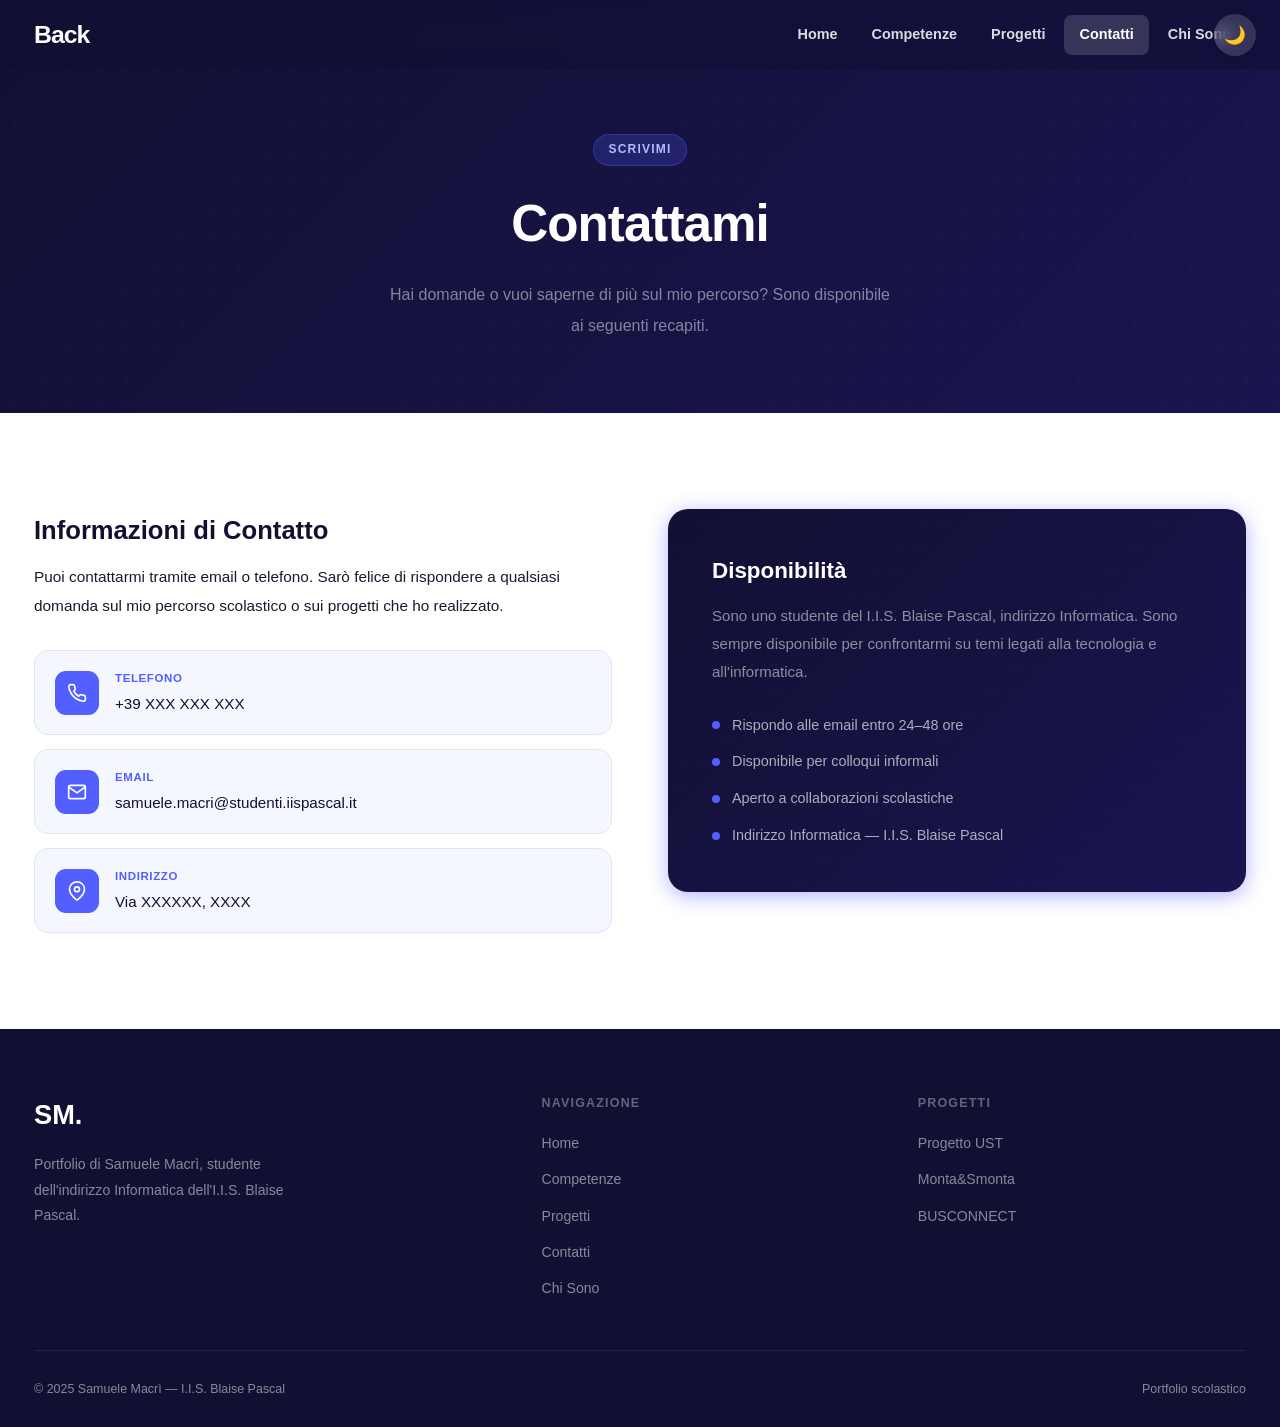
<file: contact.html>
<!DOCTYPE html>
<html lang="it">
<head>
    <meta charset="UTF-8">
    <meta name="viewport" content="width=device-width, initial-scale=1.0">
    <title>Contatti — Samuele Macrì</title>
    <link rel="stylesheet" href="style.css">
</head>
<body>
    <button class="theme-toggle" aria-label="Cambia tema">🌙</button>
    <button class="back-to-top" aria-label="Torna su">↑</button>

    <header>
        <div class="container">
            <div class="navbar">
                <a href="index.html" class="logo">Back</a>
                <button class="hamburger" aria-label="Apri menu">
                    <span></span><span></span><span></span>
                </button>
                <ul class="nav-links">
                    <li><a href="index.html">Home</a></li>
                    <li><a href="skills.html">Competenze</a></li>
                    <li><a href="projects.html">Progetti</a></li>
                    <li><a href="contact.html" class="active">Contatti</a></li>
                    <li><a href="about.html">Chi Sono</a></li>
                </ul>
            </div>
        </div>
    </header>

    <div class="page-hero">
        <div class="container">
            <div class="page-hero-label">Scrivimi</div>
            <h1 class="page-hero-title">Contattami</h1>
            <p class="page-hero-sub">Hai domande o vuoi saperne di più sul mio percorso? Sono disponibile ai seguenti recapiti.</p>
        </div>
    </div>

    <section class="section contact-page">
        <div class="container">
            <div class="contact-layout">
                <div class="contact-left">
                    <h3>Informazioni di Contatto</h3>
                    <p>Puoi contattarmi tramite email o telefono. Sarò felice di rispondere a qualsiasi domanda sul mio percorso scolastico o sui progetti che ho realizzato.</p>
                    <ul class="contact-list">
                        <li class="sr contact-item">
                            <div class="contact-icon">
                                <svg xmlns="http://www.w3.org/2000/svg" width="20" height="20" viewBox="0 0 24 24" fill="none" stroke="currentColor" stroke-width="2" stroke-linecap="round" stroke-linejoin="round">
                                    <path d="M22 16.92v3a2 2 0 0 1-2.18 2 19.79 19.79 0 0 1-8.63-3.07 19.5 19.5 0 0 1-6-6 19.79 19.79 0 0 1-3.07-8.67A2 2 0 0 1 4.11 2h3a2 2 0 0 1 2 1.72 12.84 12.84 0 0 0 .7 2.81 2 2 0 0 1-.45 2.11L8.09 9.91a16 16 0 0 0 6 6l1.27-1.27a2 2 0 0 1 2.11-.45 12.84 12.84 0 0 0 2.81.7A2 2 0 0 1 22 16.92z"></path>
                                </svg>
                            </div>
                            <div>
                                <div class="contact-label">Telefono</div>
                                <div class="contact-value">+39 XXX XXX XXX</div>
                            </div>
                        </li>
                        <li class="sr contact-item">
                            <div class="contact-icon">
                                <svg xmlns="http://www.w3.org/2000/svg" width="20" height="20" viewBox="0 0 24 24" fill="none" stroke="currentColor" stroke-width="2" stroke-linecap="round" stroke-linejoin="round">
                                    <path d="M4 4h16c1.1 0 2 .9 2 2v12c0 1.1-.9 2-2 2H4c-1.1 0-2-.9-2-2V6c0-1.1.9-2 2-2z"></path>
                                    <polyline points="22,6 12,13 2,6"></polyline>
                                </svg>
                            </div>
                            <div>
                                <div class="contact-label">Email</div>
                                <div class="contact-value">samuele.macri@studenti.iispascal.it</div>
                            </div>
                        </li>
                        <li class="sr contact-item">
                            <div class="contact-icon">
                                <svg xmlns="http://www.w3.org/2000/svg" width="20" height="20" viewBox="0 0 24 24" fill="none" stroke="currentColor" stroke-width="2" stroke-linecap="round" stroke-linejoin="round">
                                    <path d="M21 10c0 7-9 13-9 13s-9-6-9-13a9 9 0 0 1 18 0z"></path>
                                    <circle cx="12" cy="10" r="3"></circle>
                                </svg>
                            </div>
                            <div>
                                <div class="contact-label">Indirizzo</div>
                                <div class="contact-value">Via XXXXXX, XXXX</div>
                            </div>
                        </li>
                    </ul>
                </div>

                <div class="contact-right">
                    <h3>Disponibilità</h3>
                    <p>Sono uno studente del I.I.S. Blaise Pascal, indirizzo Informatica. Sono sempre disponibile per confrontarmi su temi legati alla tecnologia e all'informatica.</p>
                    <div class="contact-right-items">
                        <div class="contact-right-item"><span></span> Rispondo alle email entro 24–48 ore</div>
                        <div class="contact-right-item"><span></span> Disponibile per colloqui informali</div>
                        <div class="contact-right-item"><span></span> Aperto a collaborazioni scolastiche</div>
                        <div class="contact-right-item"><span></span> Indirizzo Informatica — I.I.S. Blaise Pascal</div>
                    </div>
                </div>
            </div>
        </div>
    </section>

    <footer>
        <div class="container">
            <div class="footer-inner">
                <div class="footer-brand">
                    <div class="footer-logo">SM.</div>
                    <p>Portfolio di Samuele Macrì, studente dell'indirizzo Informatica dell'I.I.S. Blaise Pascal.</p>
                </div>
                <div class="footer-col">
                    <h4>Navigazione</h4>
                    <ul>
                        <li><a href="index.html">Home</a></li>
                        <li><a href="skills.html">Competenze</a></li>
                        <li><a href="projects.html">Progetti</a></li>
                        <li><a href="contact.html">Contatti</a></li>
                        <li><a href="about.html">Chi Sono</a></li>
                    </ul>
                </div>
                <div class="footer-col">
                    <h4>Progetti</h4>
                    <ul>
                        <li><a href="ust.html">Progetto UST</a></li>
                        <li><a href="montasmonta.html">Monta&amp;Smonta</a></li>
                        <li><a href="busconnect.html">BUSCONNECT</a></li>
                    </ul>
                </div>
            </div>
            <div class="footer-bottom">
                <span>© 2025 Samuele Macrì — I.I.S. Blaise Pascal</span>
                <span>Portfolio scolastico</span>
            </div>
        </div>
    </footer>

    <script src="https://cdnjs.cloudflare.com/ajax/libs/jquery/3.7.1/jquery.min.js"></script>
    <script src="main.js"></script>
</body>
</html>
</file>
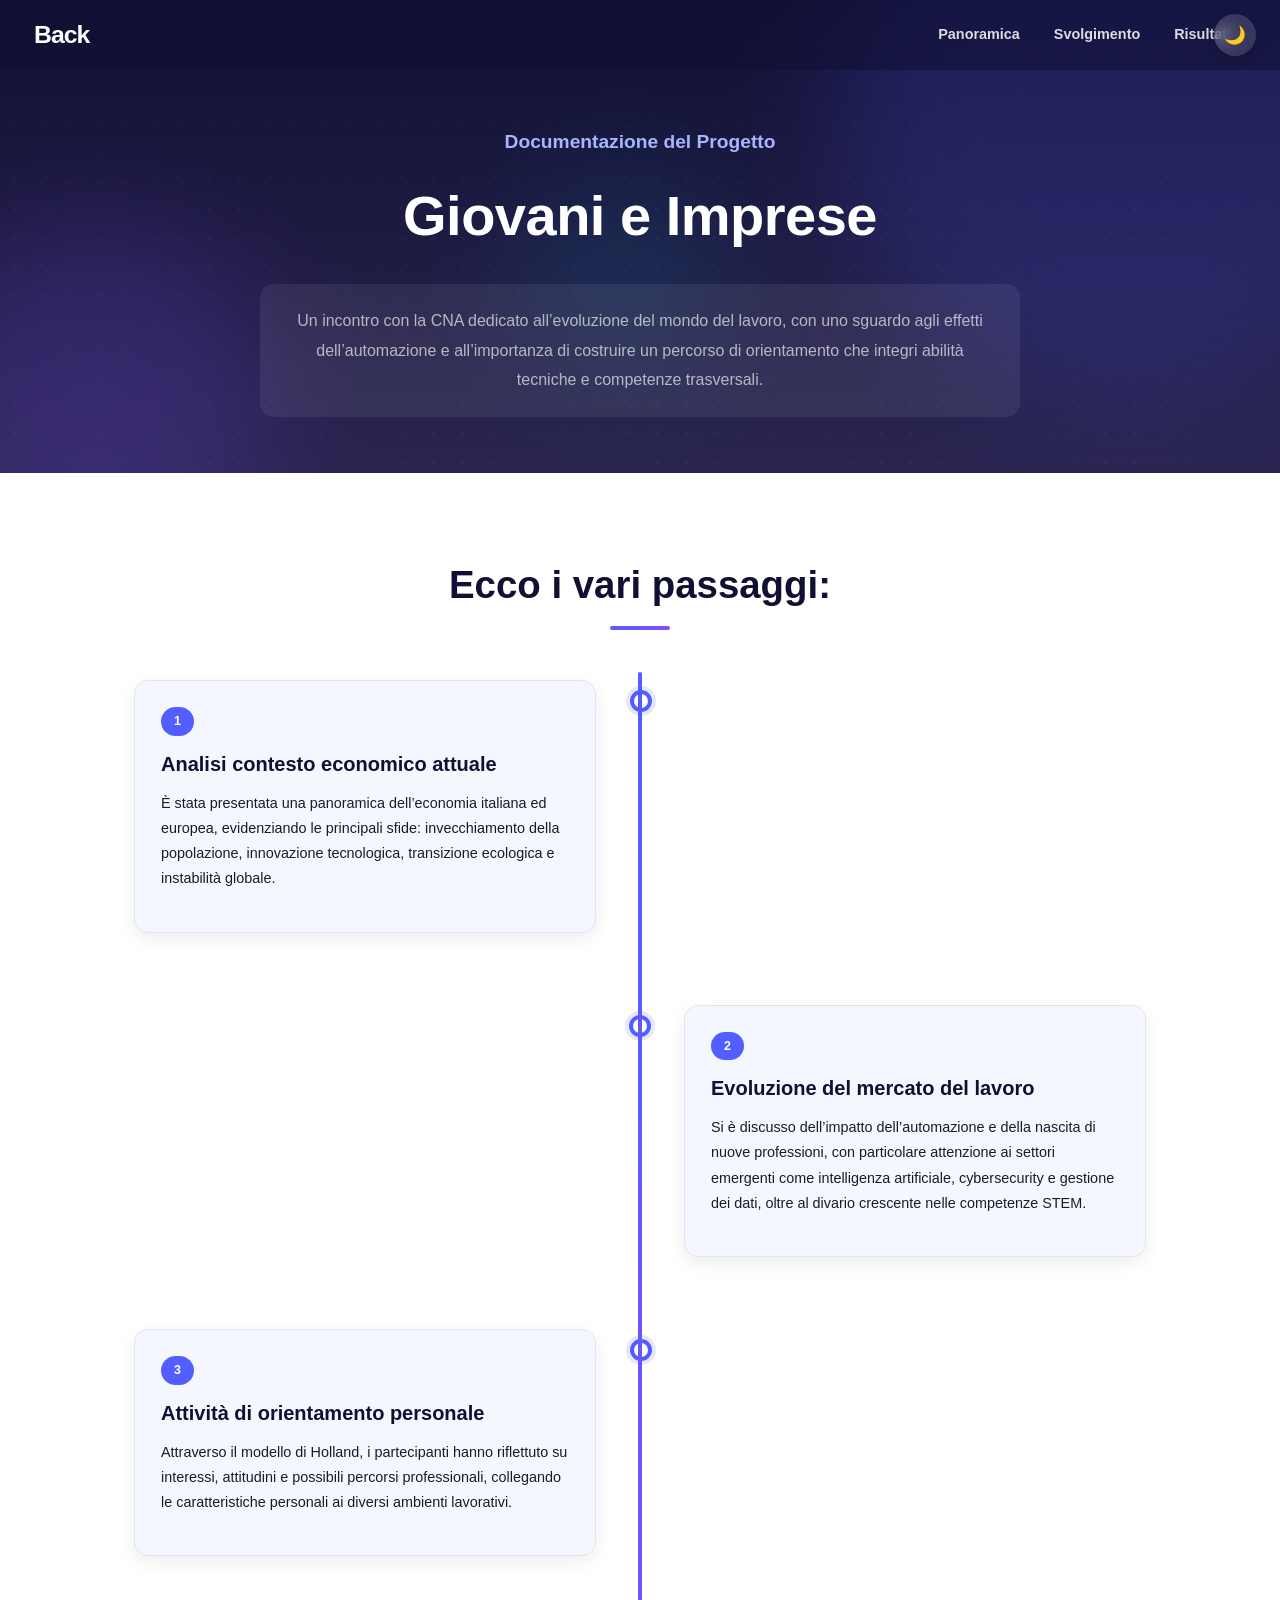
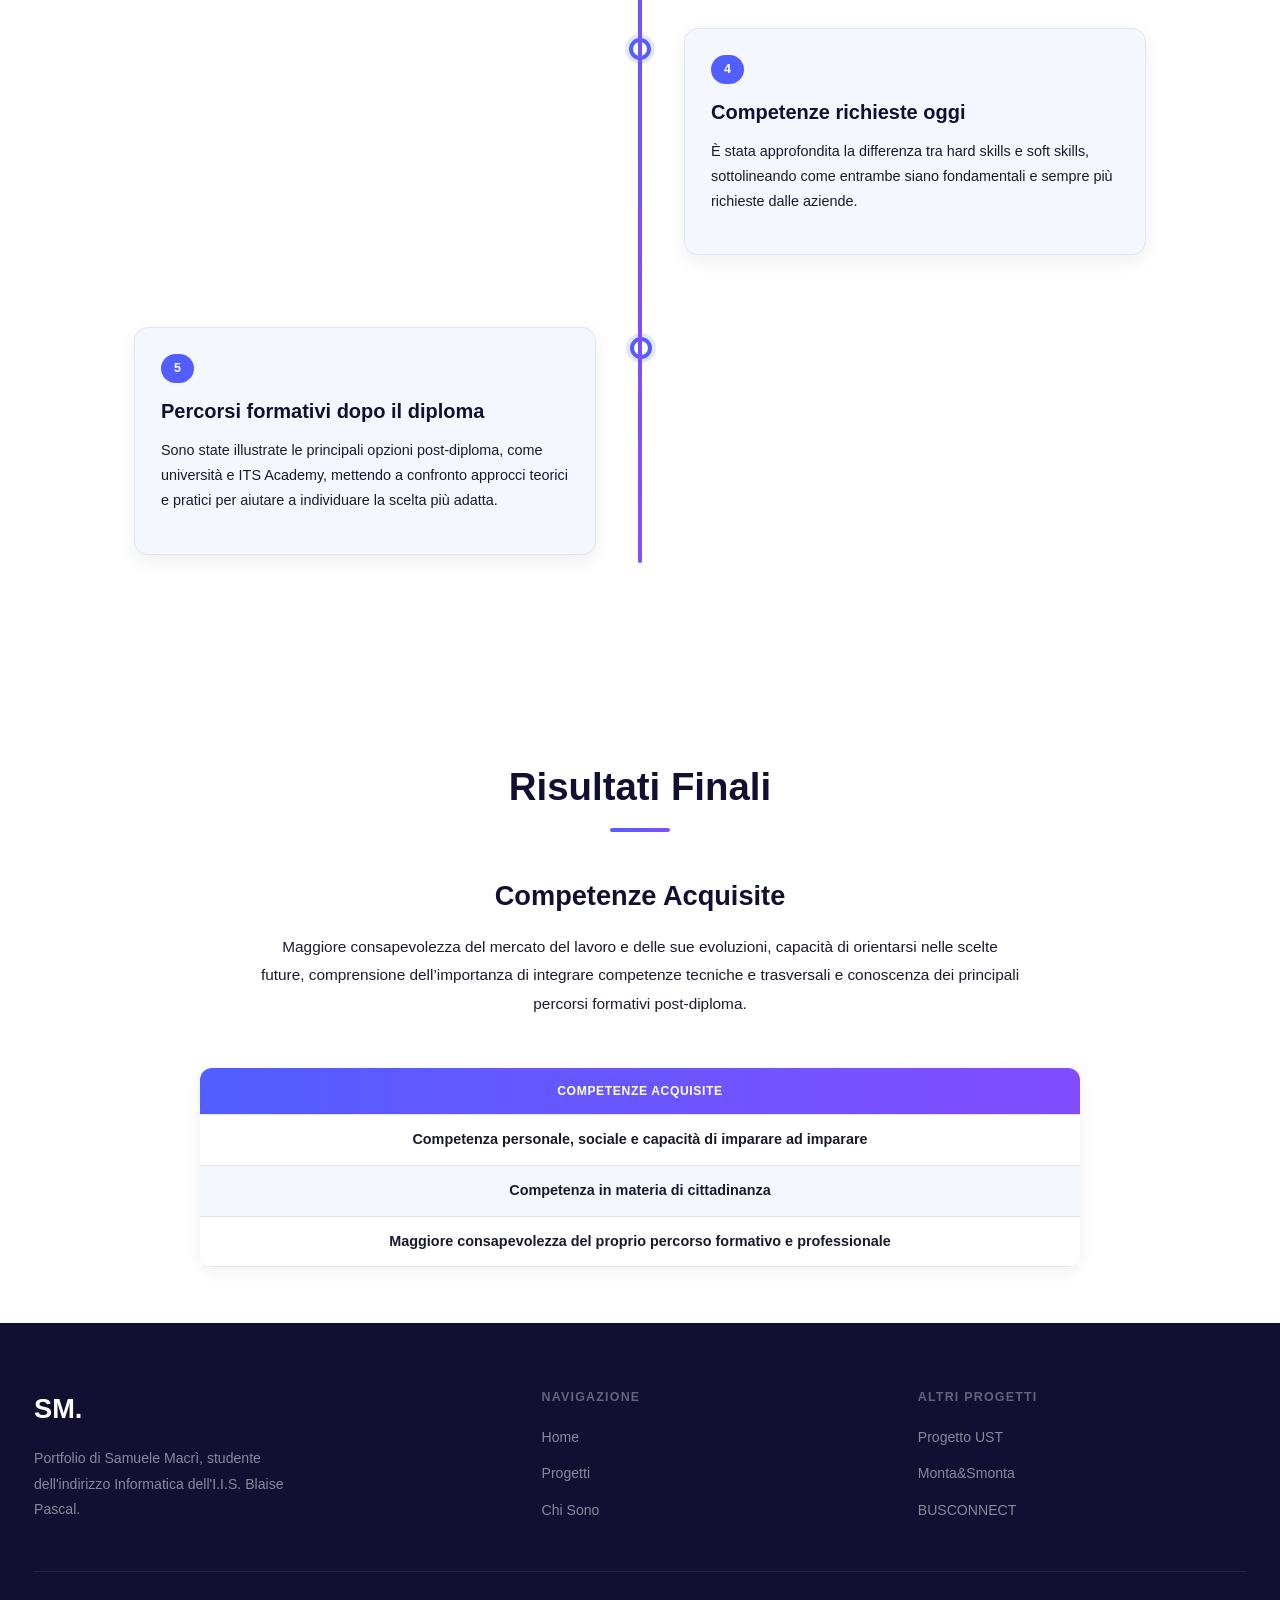
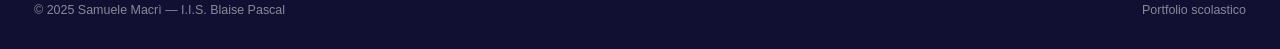
<file: giovanieimprese.html>
<!DOCTYPE html>
<html lang="it">
<head>
    <meta charset="UTF-8">
    <meta name="viewport" content="width=device-width, initial-scale=1.0">
    <title>Progetto Giovani e Imprese</title>
    <link rel="stylesheet" href="style.css">
</head>
<body class="project-page">
    <button class="theme-toggle" aria-label="Cambia tema">🌙</button>
    <button class="back-to-top" aria-label="Torna su">↑</button>

    <header>
        <div class="container">
            <nav class="navbar">
                <a href="projects.html" class="logo back-link">Back</a>
                <button class="hamburger" aria-label="Apri menu">
                    <span></span><span></span><span></span>
                </button>
                <ul class="nav-links nav-links-sub">
                    <li><a href="#overview">Panoramica</a></li>
                    <li><a href="#process">Svolgimento</a></li>
                    <li><a href="#results">Risultati</a></li>
                </ul>
            </nav>
        </div>
    </header>

    <section id="overview" class="hero-project fade-in">
        <div class="hero-orb hero-orb-1"></div>
        <div class="hero-orb hero-orb-2"></div>
        <div class="hero-orb hero-orb-3"></div>
        <div class="hero-dots"></div>
        <div class="container">
            <div class="hero-content-project">
                <p class="hero-tagline">Documentazione del Progetto</p>
                <h1 class="hero-name-project">Giovani e Imprese</h1>
                <p class="hero-description-project">Un incontro con la CNA dedicato all’evoluzione del mondo del lavoro, con uno sguardo agli effetti dell’automazione e all’importanza di costruire un percorso di orientamento che integri abilità tecniche e competenze trasversali.</p>
            </div>
        </div>
    </section>

    <section id="process" class="project-documentation">
        <div class="container">
            <h2 class="section-title">Ecco i vari passaggi:</h2>
            <div class="timeline">
                <div class="sr timeline-item left">
                    <div class="timeline-content">
                        <span class="timeline-date">1</span>
                        <h3 class="timeline-title">Analisi contesto economico attuale</h3>
                        <p class="timeline-description">È stata presentata una panoramica dell’economia italiana ed europea, evidenziando le principali sfide: invecchiamento della popolazione, innovazione tecnologica, transizione ecologica e instabilità globale.</p>
                    </div>
                </div>
                <div class="sr timeline-item right">
                    <div class="timeline-content">
                        <span class="timeline-date">2</span>
                        <h3 class="timeline-title">Evoluzione del mercato del lavoro</h3>
                        <p class="timeline-description">Si è discusso dell’impatto dell’automazione e della nascita di nuove professioni, con particolare attenzione ai settori emergenti come intelligenza artificiale, cybersecurity e gestione dei dati, oltre al divario crescente nelle competenze STEM.</p>
                    </div>
                </div>
                <div class="sr timeline-item left">
                    <div class="timeline-content">
                        <span class="timeline-date">3</span>
                        <h3 class="timeline-title">Attività di orientamento personale</h3>
                        <p class="timeline-description">Attraverso il modello di Holland, i partecipanti hanno riflettuto su interessi, attitudini e possibili percorsi professionali, collegando le caratteristiche personali ai diversi ambienti lavorativi.</p>
                    </div>
                </div>
                <div class="sr timeline-item right">
                    <div class="timeline-content">
                        <span class="timeline-date">4</span>
                        <h3 class="timeline-title">Competenze richieste oggi</h3>
                        <p class="timeline-description">È stata approfondita la differenza tra hard skills e soft skills, sottolineando come entrambe siano fondamentali e sempre più richieste dalle aziende.</p>
                    </div>
                </div>
                <div class="sr timeline-item left">
                    <div class="timeline-content">
                        <span class="timeline-date">5</span>
                        <h3 class="timeline-title">Percorsi formativi dopo il diploma</h3>
                        <p class="timeline-description">Sono state illustrate le principali opzioni post-diploma, come università e ITS Academy, mettendo a confronto approcci teorici e pratici per aiutare a individuare la scelta più adatta.</p>
                    </div>
                </div>
            </div>
        </div>
    </section>

    <section id="results" class="results">
        <div class="container">
            <h2 class="section-title">Risultati Finali</h2>
            <div class="results-content">
                <div class="results-text">
                    <h3 class="results-title">Competenze Acquisite</h3>
                    <p class="results-description">Maggiore consapevolezza del mercato del lavoro e delle sue evoluzioni, capacità di orientarsi nelle scelte future, comprensione dell’importanza di integrare competenze tecniche e trasversali e conoscenza dei principali percorsi formativi post-diploma.</p>
                </div>
                <table>
                    <thead>
                        <tr>
                            <th>Competenze Acquisite</th>
                        </tr>
                    </thead>
                    <tbody>
                        <tr>
                            <td><strong>Competenza personale, sociale e capacità di imparare ad imparare</strong></td>
                            
                        </tr>
                        <tr>
                            <td><strong>Competenza in materia di cittadinanza</strong></td>
                            
                        </tr>
                        <tr>
                            <td><strong>Maggiore consapevolezza del proprio percorso formativo e professionale</strong></td>
                            
                        </tr>
                    </tbody>
                </table>
            </div>
        </div>
    </section>

    <footer>
        <div class="container">
            <div class="footer-inner">
                <div class="footer-brand">
                    <div class="footer-logo">SM.</div>
                    <p>Portfolio di Samuele Macrì, studente dell'indirizzo Informatica dell'I.I.S. Blaise Pascal.</p>
                </div>
                <div class="footer-col">
                    <h4>Navigazione</h4>
                    <ul>
                        <li><a href="index.html">Home</a></li>
                        <li><a href="projects.html">Progetti</a></li>
                        <li><a href="about.html">Chi Sono</a></li>
                    </ul>
                </div>
                <div class="footer-col">
                    <h4>Altri Progetti</h4>
                    <ul>
                        <li><a href="ust.html">Progetto UST</a></li>
                        <li><a href="montasmonta.html">Monta&amp;Smonta</a></li>
                        <li><a href="busconnect.html">BUSCONNECT</a></li>
                    </ul>
                </div>
            </div>
            <div class="footer-bottom">
                <span>© 2025 Samuele Macrì — I.I.S. Blaise Pascal</span>
                <span>Portfolio scolastico</span>
            </div>
        </div>
    </footer>

    <script src="https://cdnjs.cloudflare.com/ajax/libs/jquery/3.7.1/jquery.min.js"></script>
    <script src="main.js"></script>
</body>
</html>
</file>
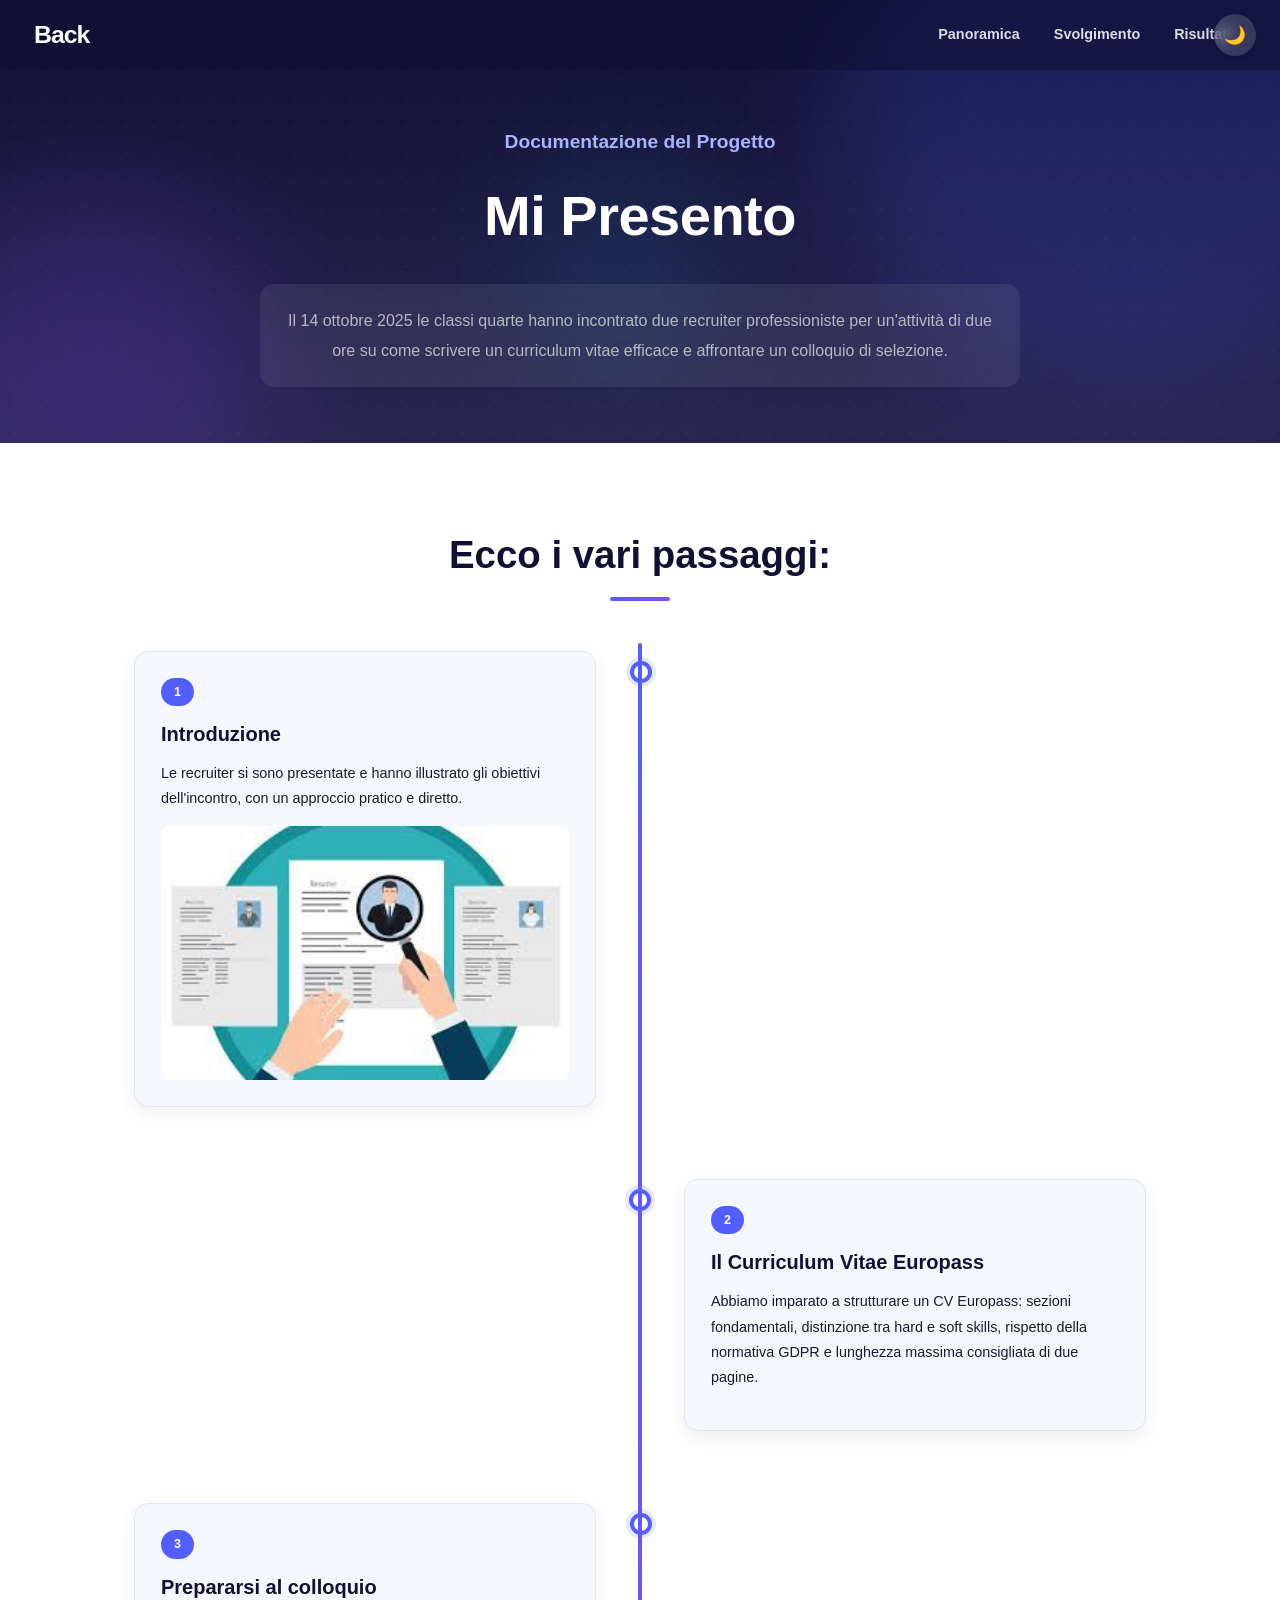
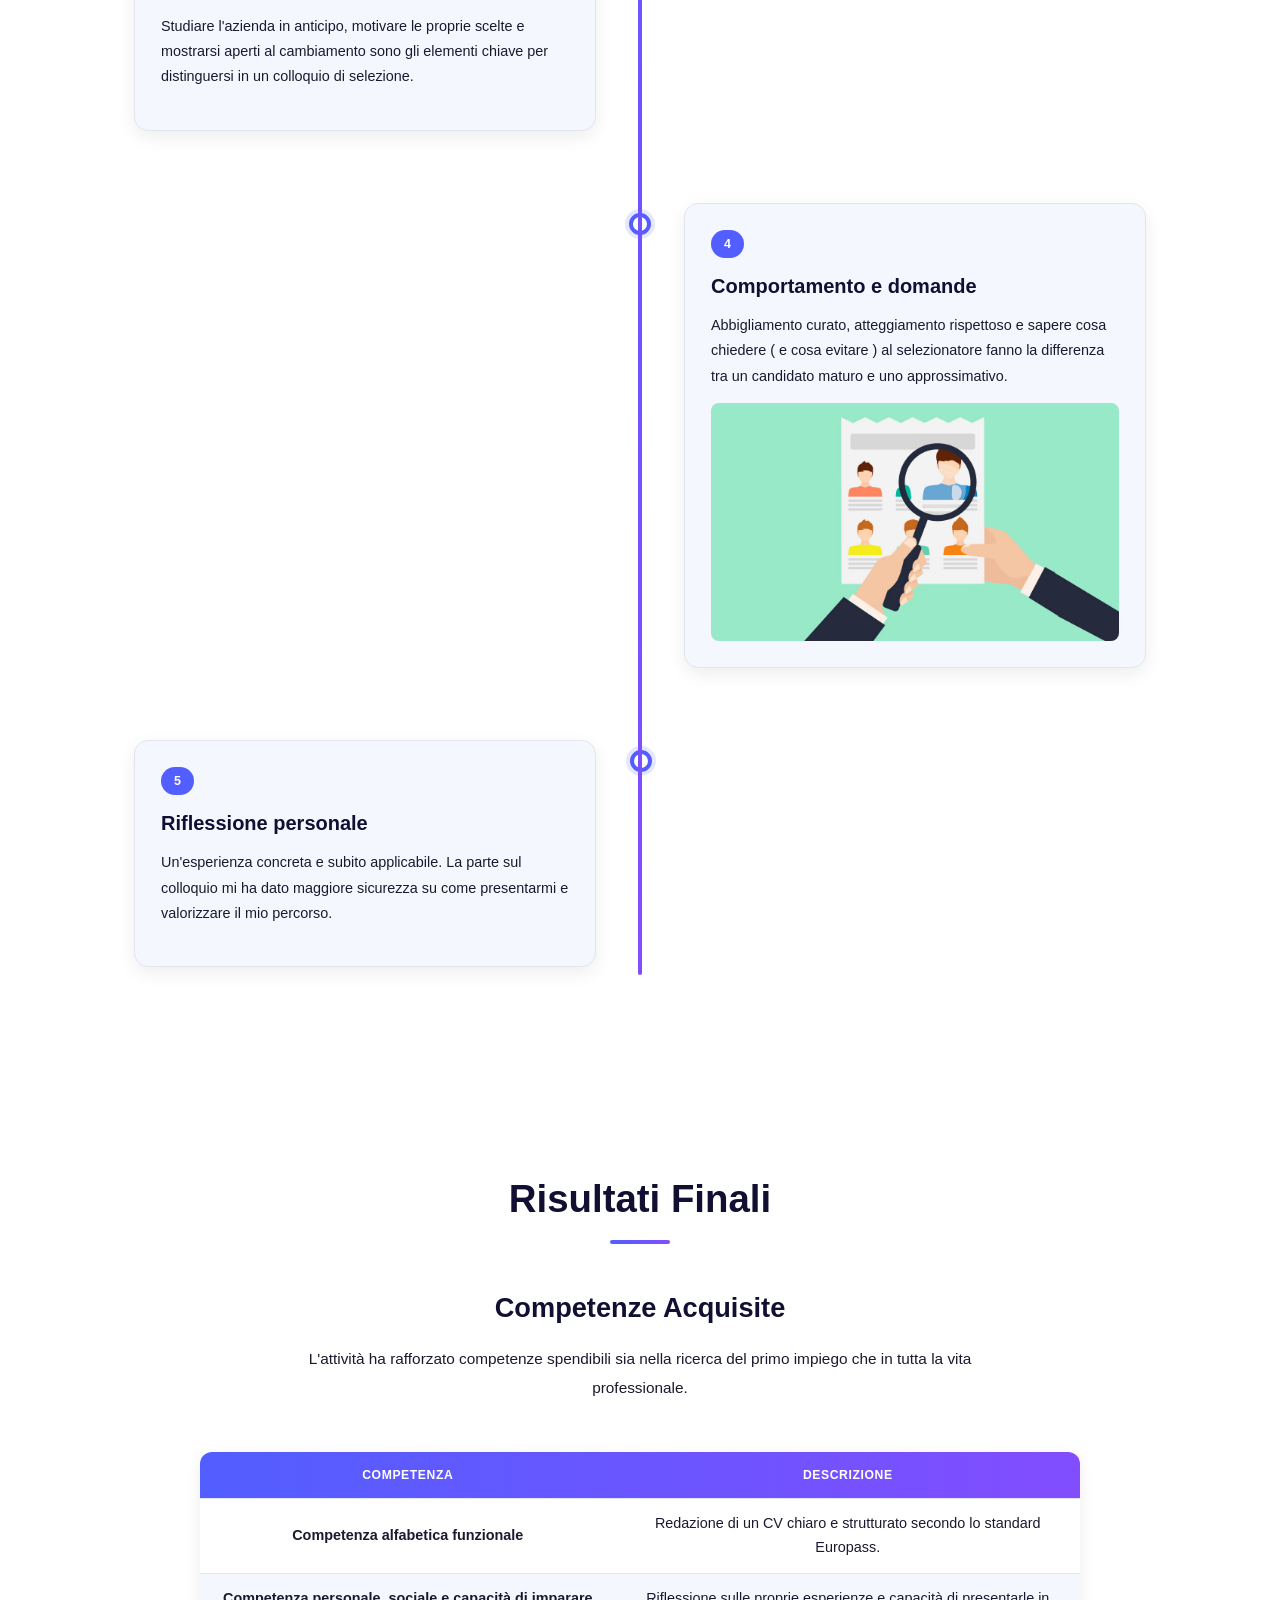
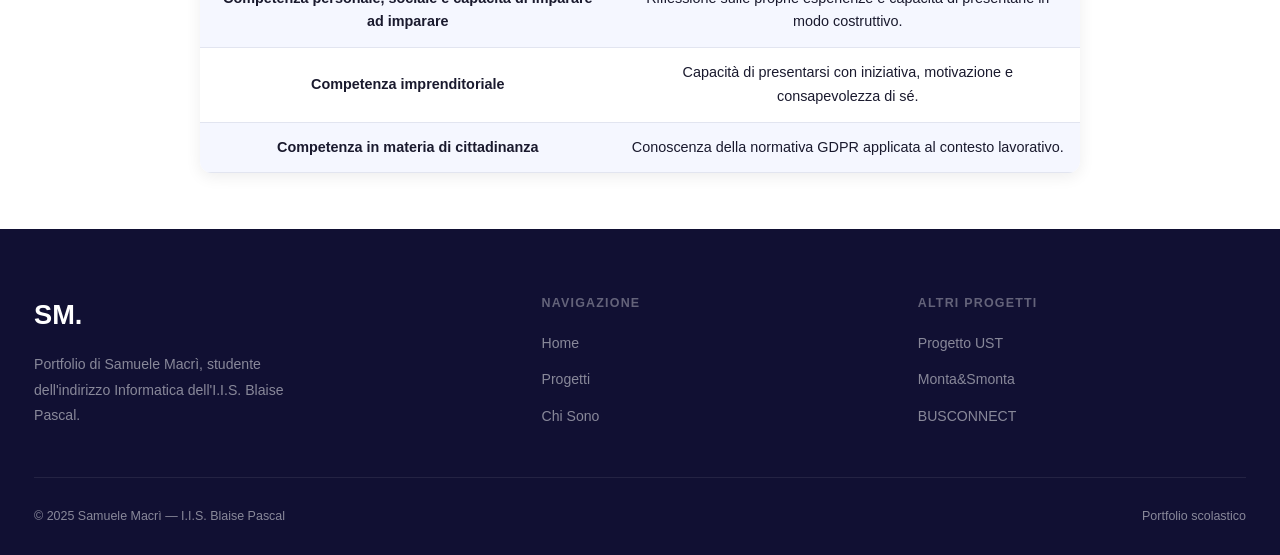
<file: mipresento.html>
<!DOCTYPE html>
<html lang="it">
<head>
    <meta charset="UTF-8">
    <meta name="viewport" content="width=device-width, initial-scale=1.0">
    <title>Progetto Mi Presento</title>
    <link rel="stylesheet" href="style.css">
</head>
<body class="project-page">
    <button class="theme-toggle" aria-label="Cambia tema">🌙</button>
    <button class="back-to-top" aria-label="Torna su">↑</button>

    <header>
        <div class="container">
            <nav class="navbar">
                <a href="projects.html" class="logo back-link">Back</a>
                <button class="hamburger" aria-label="Apri menu">
                    <span></span><span></span><span></span>
                </button>
                <ul class="nav-links nav-links-sub">
                    <li><a href="#overview">Panoramica</a></li>
                    <li><a href="#process">Svolgimento</a></li>
                    <li><a href="#results">Risultati</a></li>
                </ul>
            </nav>
        </div>
    </header>

    <section id="overview" class="hero-project fade-in">
        <div class="hero-orb hero-orb-1"></div>
        <div class="hero-orb hero-orb-2"></div>
        <div class="hero-orb hero-orb-3"></div>
        <div class="hero-dots"></div>
        <div class="container">
            <div class="hero-content-project">
                <p class="hero-tagline">Documentazione del Progetto</p>
                <h1 class="hero-name-project">Mi Presento</h1>
                <p class="hero-description-project">Il 14 ottobre 2025 le classi quarte hanno incontrato due recruiter professioniste per un'attività di due ore su come scrivere un curriculum vitae efficace e affrontare un colloquio di selezione.</p>
            </div>
        </div>
    </section>

    <section id="process" class="project-documentation">
        <div class="container">
            <h2 class="section-title">Ecco i vari passaggi:</h2>
            <div class="timeline">

                <div class="sr timeline-item left">
                    <div class="timeline-content">
                        <span class="timeline-date">1</span>
                        <h3 class="timeline-title">Introduzione</h3>
                        <p class="timeline-description">Le recruiter si sono presentate e hanno illustrato gli obiettivi dell'incontro, con un approccio pratico e diretto.</p>
                        <div class="image-container">
                            <!-- Sostituisci con il nome reale della foto -->
                            <img src="img/mp1.jpg" alt="Introduzione" class="gallery-image"> 
                        </div>
                    </div>
                </div>

                <div class="sr timeline-item right">
                    <div class="timeline-content">
                        <span class="timeline-date">2</span>
                        <h3 class="timeline-title">Il Curriculum Vitae Europass</h3>
                        <p class="timeline-description">Abbiamo imparato a strutturare un CV Europass: sezioni fondamentali, distinzione tra hard e soft skills, rispetto della normativa GDPR e lunghezza massima consigliata di due pagine.</p>
                    </div>
                </div>

                <div class="sr timeline-item left">
                    <div class="timeline-content">
                        <span class="timeline-date">3</span>
                        <h3 class="timeline-title">Prepararsi al colloquio</h3>
                        <p class="timeline-description">Studiare l'azienda in anticipo, motivare le proprie scelte e mostrarsi aperti al cambiamento sono gli elementi chiave per distinguersi in un colloquio di selezione.</p>
                    </div>
                </div>

                <div class="sr timeline-item right">
                    <div class="timeline-content">
                        <span class="timeline-date">4</span>
                        <h3 class="timeline-title">Comportamento e domande</h3>
                        <p class="timeline-description">Abbigliamento curato, atteggiamento rispettoso e sapere cosa chiedere ( e cosa evitare ) al selezionatore fanno la differenza tra un candidato maturo e uno approssimativo.</p>
                        <div class="image-container">
                            <img src="img/mp2.jpg" alt="CV Europass" class="gallery-image">
                        </div>
                    </div>
                </div>

                <div class="sr timeline-item left">
                    <div class="timeline-content">
                        <span class="timeline-date">5</span>
                        <h3 class="timeline-title">Riflessione personale</h3>
                        <p class="timeline-description">Un'esperienza concreta e subito applicabile. La parte sul colloquio mi ha dato maggiore sicurezza su come presentarmi e valorizzare il mio percorso.</p>
                    </div>
                </div>

            </div>
        </div>
    </section>

    <section id="results" class="results">
        <div class="container">
            <h2 class="section-title">Risultati Finali</h2>
            <div class="results-content">
                <div class="results-text">
                    <h3 class="results-title">Competenze Acquisite</h3>
                    <p class="results-description">L'attività ha rafforzato competenze spendibili sia nella ricerca del primo impiego che in tutta la vita professionale.</p>
                </div>
                <table class="">
                    <thead>
                        <tr><th>Competenza</th><th>Descrizione</th></tr>
                    </thead>
                    <tbody>
                        <tr>
                            <td><strong>Competenza alfabetica funzionale</strong></td>
                            <td>Redazione di un CV chiaro e strutturato secondo lo standard Europass.</td>
                        </tr>
                        <tr>
                            <td><strong>Competenza personale, sociale e capacità di imparare ad imparare</strong></td>
                            <td>Riflessione sulle proprie esperienze e capacità di presentarle in modo costruttivo.</td>
                        </tr>
                        <tr>
                            <td><strong>Competenza imprenditoriale</strong></td>
                            <td>Capacità di presentarsi con iniziativa, motivazione e consapevolezza di sé.</td>
                        </tr>
                        <tr>
                            <td><strong>Competenza in materia di cittadinanza</strong></td>
                            <td>Conoscenza della normativa GDPR applicata al contesto lavorativo.</td>
                        </tr>
                    </tbody>
                </table>
            </div>
        </div>
    </section>

    <footer>
        <div class="container">
            <div class="footer-inner">
                <div class="footer-brand">
                    <div class="footer-logo">SM.</div>
                    <p>Portfolio di Samuele Macrì, studente dell'indirizzo Informatica dell'I.I.S. Blaise Pascal.</p>
                </div>
                <div class="footer-col">
                    <h4>Navigazione</h4>
                    <ul>
                        <li><a href="index.html">Home</a></li>
                        <li><a href="projects.html">Progetti</a></li>
                        <li><a href="about.html">Chi Sono</a></li>
                    </ul>
                </div>
                <div class="footer-col">
                    <h4>Altri Progetti</h4>
                    <ul>
                        <li><a href="ust.html">Progetto UST</a></li>
                        <li><a href="montasmonta.html">Monta&amp;Smonta</a></li>
                        <li><a href="busconnect.html">BUSCONNECT</a></li>
                    </ul>
                </div>
            </div>
            <div class="footer-bottom">
                <span>© 2025 Samuele Macrì — I.I.S. Blaise Pascal</span>
                <span>Portfolio scolastico</span>
            </div>
        </div>
    </footer>

    <script src="https://cdnjs.cloudflare.com/ajax/libs/jquery/3.7.1/jquery.min.js"></script>
    <script src="main.js"></script>
</body>
</html>
</file>
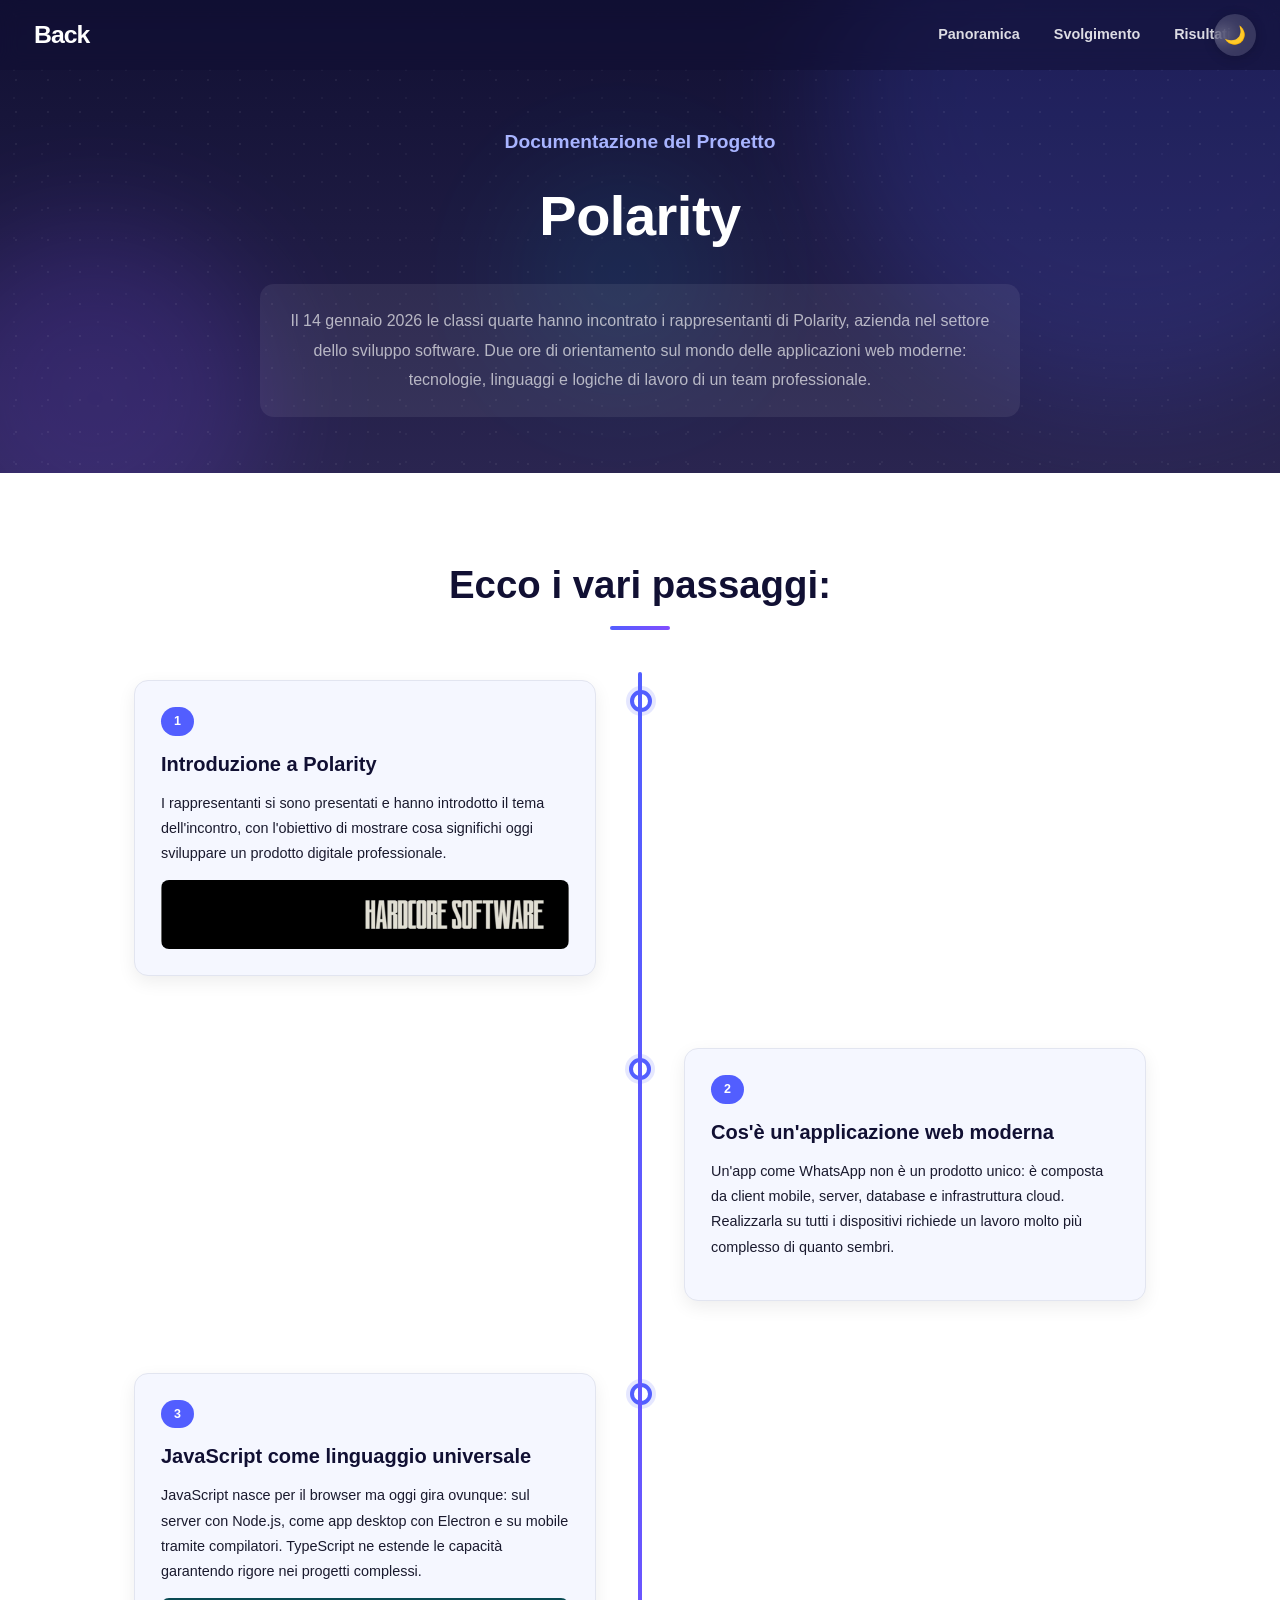
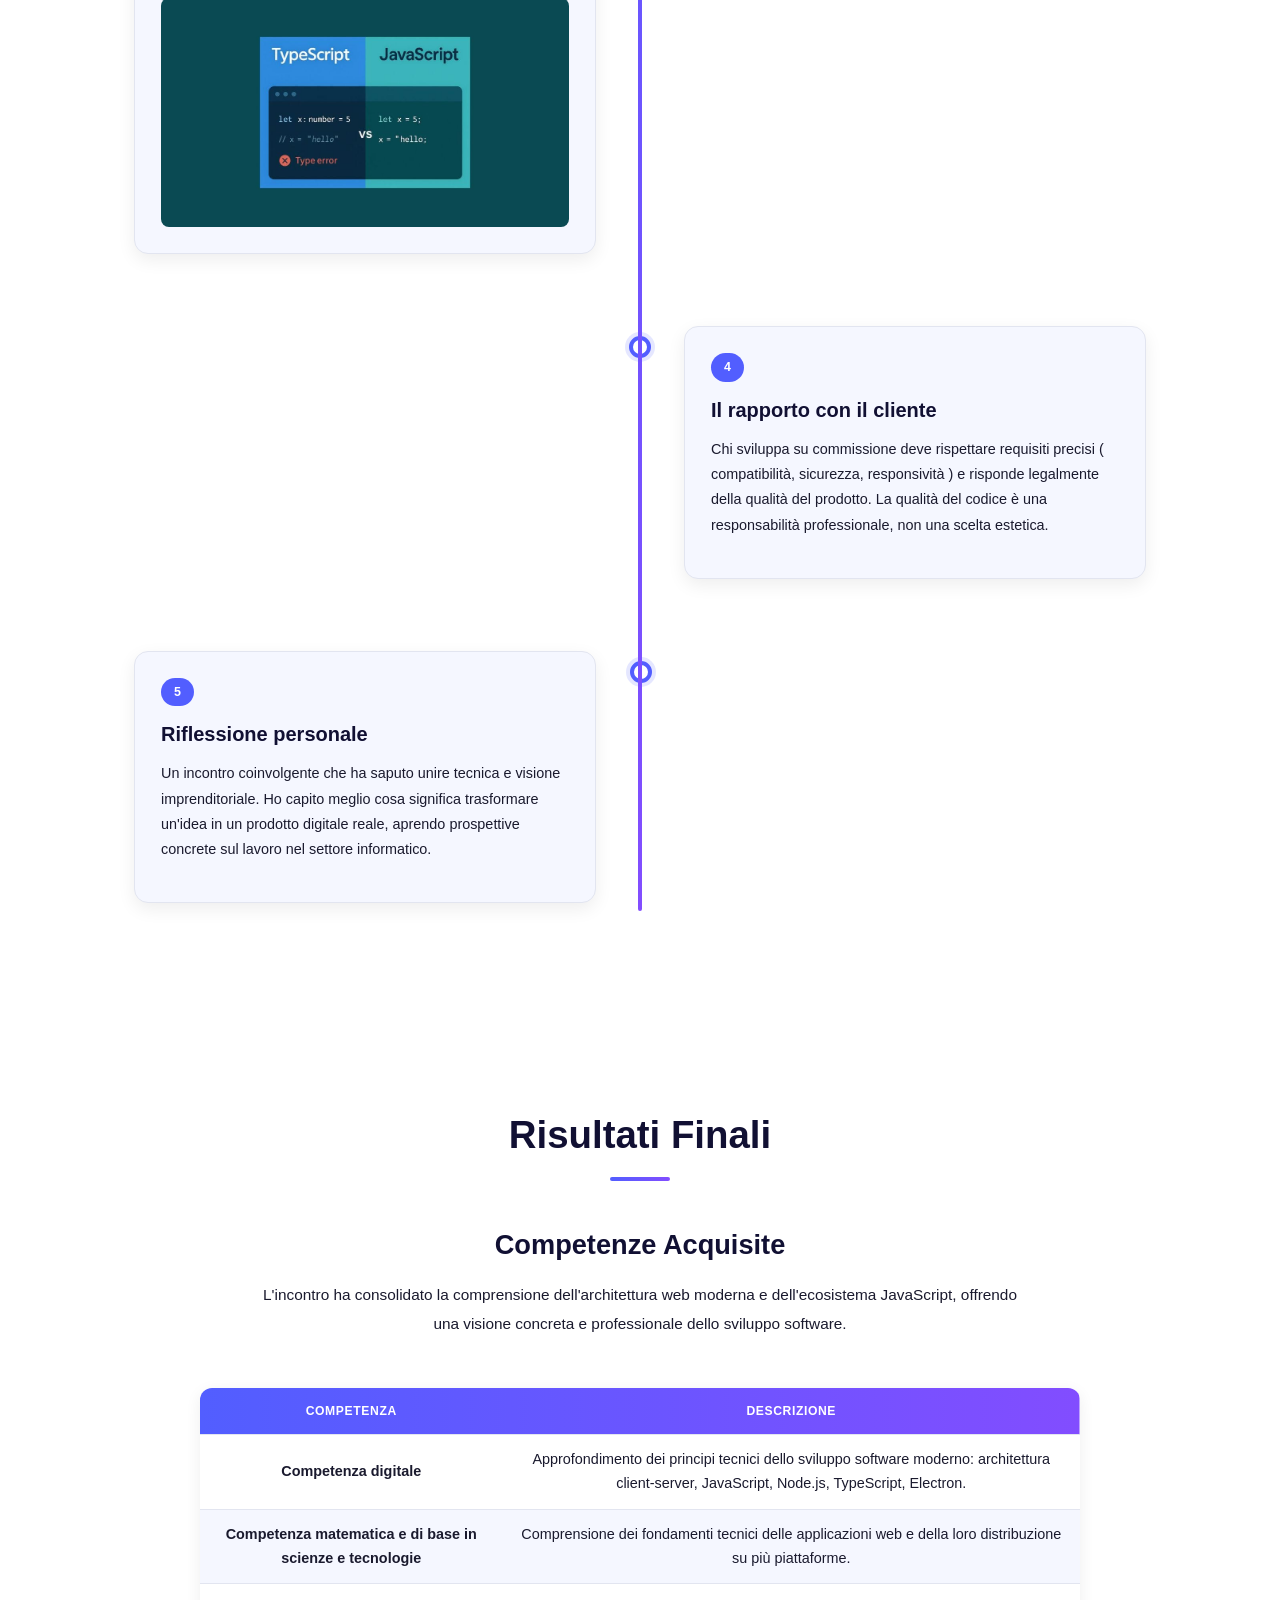
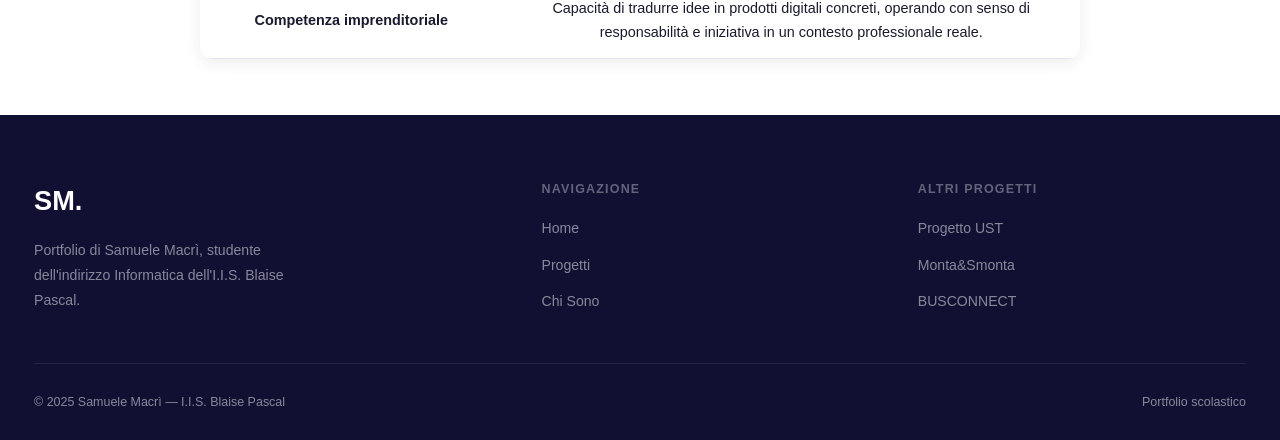
<file: polarity.html>
<!DOCTYPE html>
<html lang="it">
<head>
    <meta charset="UTF-8">
    <meta name="viewport" content="width=device-width, initial-scale=1.0">
    <title>Progetto Polarity</title>
    <link rel="stylesheet" href="style.css">
</head>
<body class="project-page">
    <button class="theme-toggle" aria-label="Cambia tema">🌙</button>
    <button class="back-to-top" aria-label="Torna su">↑</button>

    <header>
        <div class="container">
            <nav class="navbar">
                <a href="projects.html" class="logo back-link">Back</a>
                <button class="hamburger" aria-label="Apri menu">
                    <span></span><span></span><span></span>
                </button>
                <ul class="nav-links nav-links-sub">
                    <li><a href="#overview">Panoramica</a></li>
                    <li><a href="#process">Svolgimento</a></li>
                    <li><a href="#results">Risultati</a></li>
                </ul>
            </nav>
        </div>
    </header>

    <section id="overview" class="hero-project fade-in">
        <div class="hero-orb hero-orb-1"></div>
        <div class="hero-orb hero-orb-2"></div>
        <div class="hero-orb hero-orb-3"></div>
        <div class="hero-dots"></div>
        <div class="container">
            <div class="hero-content-project">
                <p class="hero-tagline">Documentazione del Progetto</p>
                <h1 class="hero-name-project">Polarity</h1>
                <p class="hero-description-project">Il 14 gennaio 2026 le classi quarte hanno incontrato i rappresentanti di Polarity, azienda nel settore dello sviluppo software. Due ore di orientamento sul mondo delle applicazioni web moderne: tecnologie, linguaggi e logiche di lavoro di un team professionale.</p>
            </div>
        </div>
    </section>

    <section id="process" class="project-documentation">
        <div class="container">
            <h2 class="section-title">Ecco i vari passaggi:</h2>
            <div class="timeline">

                <div class="sr timeline-item left">
                    <div class="timeline-content">
                        <span class="timeline-date">1</span>
                        <h3 class="timeline-title">Introduzione a Polarity</h3>
                        <p class="timeline-description">I rappresentanti si sono presentati e hanno introdotto il tema dell'incontro, con l'obiettivo di mostrare cosa significhi oggi sviluppare un prodotto digitale professionale.</p>
                        <div class="image-container">
                            <img src="img/pol1.jpg" alt="Introduzione" class="gallery-image">
                    </div>
                    </div>
                </div>

                <div class="sr timeline-item right">
                    <div class="timeline-content">
                        <span class="timeline-date">2</span>
                        <h3 class="timeline-title">Cos'è un'applicazione web moderna</h3>
                        <p class="timeline-description">Un'app come WhatsApp non è un prodotto unico: è composta da client mobile, server, database e infrastruttura cloud. Realizzarla su tutti i dispositivi richiede un lavoro molto più complesso di quanto sembri.</p>
                    </div>
                </div>

                <div class="sr timeline-item left">
                    <div class="timeline-content">
                        <span class="timeline-date">3</span>
                        <h3 class="timeline-title">JavaScript come linguaggio universale</h3>
                        <p class="timeline-description">JavaScript nasce per il browser ma oggi gira ovunque: sul server con Node.js, come app desktop con Electron e su mobile tramite compilatori. TypeScript ne estende le capacità garantendo rigore nei progetti complessi.</p>
                        <div class="image-container">
                            <img src="img/pol2.jpg" alt="App moderna" class="gallery-image">
                        </div>
                    </div>
                </div>

                <div class="sr timeline-item right">
                    <div class="timeline-content">
                        <span class="timeline-date">4</span>
                        <h3 class="timeline-title">Il rapporto con il cliente</h3>
                        <p class="timeline-description">Chi sviluppa su commissione deve rispettare requisiti precisi ( compatibilità, sicurezza, responsività ) e risponde legalmente della qualità del prodotto. La qualità del codice è una responsabilità professionale, non una scelta estetica.</p>
                    </div>
                </div>

                <div class="sr timeline-item left">
                    <div class="timeline-content">
                        <span class="timeline-date">5</span>
                        <h3 class="timeline-title">Riflessione personale</h3>
                        <p class="timeline-description">Un incontro coinvolgente che ha saputo unire tecnica e visione imprenditoriale. Ho capito meglio cosa significa trasformare un'idea in un prodotto digitale reale, aprendo prospettive concrete sul lavoro nel settore informatico.</p>
                    </div>
                </div>

            </div>
        </div>
    </section>

    <section id="results" class="results">
        <div class="container">
            <h2 class="section-title">Risultati Finali</h2>
            <div class="results-content">
                <div class="results-text">
                    <h3 class="results-title">Competenze Acquisite</h3>
                    <p class="results-description">L'incontro ha consolidato la comprensione dell'architettura web moderna e dell'ecosistema JavaScript, offrendo una visione concreta e professionale dello sviluppo software.</p>
                </div>
                <table class="">
                    <thead>
                        <tr><th>Competenza</th><th>Descrizione</th></tr>
                    </thead>
                    <tbody>
                        <tr>
                            <td><strong>Competenza digitale</strong></td>
                            <td>Approfondimento dei principi tecnici dello sviluppo software moderno: architettura client-server, JavaScript, Node.js, TypeScript, Electron.</td>
                        </tr>
                        <tr>
                            <td><strong>Competenza matematica e di base in scienze e tecnologie</strong></td>
                            <td>Comprensione dei fondamenti tecnici delle applicazioni web e della loro distribuzione su più piattaforme.</td>
                        </tr>
                        <tr>
                            <td><strong>Competenza imprenditoriale</strong></td>
                            <td>Capacità di tradurre idee in prodotti digitali concreti, operando con senso di responsabilità e iniziativa in un contesto professionale reale.</td>
                        </tr>
                    </tbody>
                </table>
            </div>
        </div>
    </section>

    <footer>
        <div class="container">
            <div class="footer-inner">
                <div class="footer-brand">
                    <div class="footer-logo">SM.</div>
                    <p>Portfolio di Samuele Macrì, studente dell'indirizzo Informatica dell'I.I.S. Blaise Pascal.</p>
                </div>
                <div class="footer-col">
                    <h4>Navigazione</h4>
                    <ul>
                        <li><a href="index.html">Home</a></li>
                        <li><a href="projects.html">Progetti</a></li>
                        <li><a href="about.html">Chi Sono</a></li>
                    </ul>
                </div>
                <div class="footer-col">
                    <h4>Altri Progetti</h4>
                    <ul>
                        <li><a href="ust.html">Progetto UST</a></li>
                        <li><a href="montasmonta.html">Monta&amp;Smonta</a></li>
                        <li><a href="busconnect.html">BUSCONNECT</a></li>
                    </ul>
                </div>
            </div>
            <div class="footer-bottom">
                <span>© 2025 Samuele Macrì — I.I.S. Blaise Pascal</span>
                <span>Portfolio scolastico</span>
            </div>
        </div>
    </footer>

    <script src="https://cdnjs.cloudflare.com/ajax/libs/jquery/3.7.1/jquery.min.js"></script>
    <script src="main.js"></script>
</body>
</html>
</file>
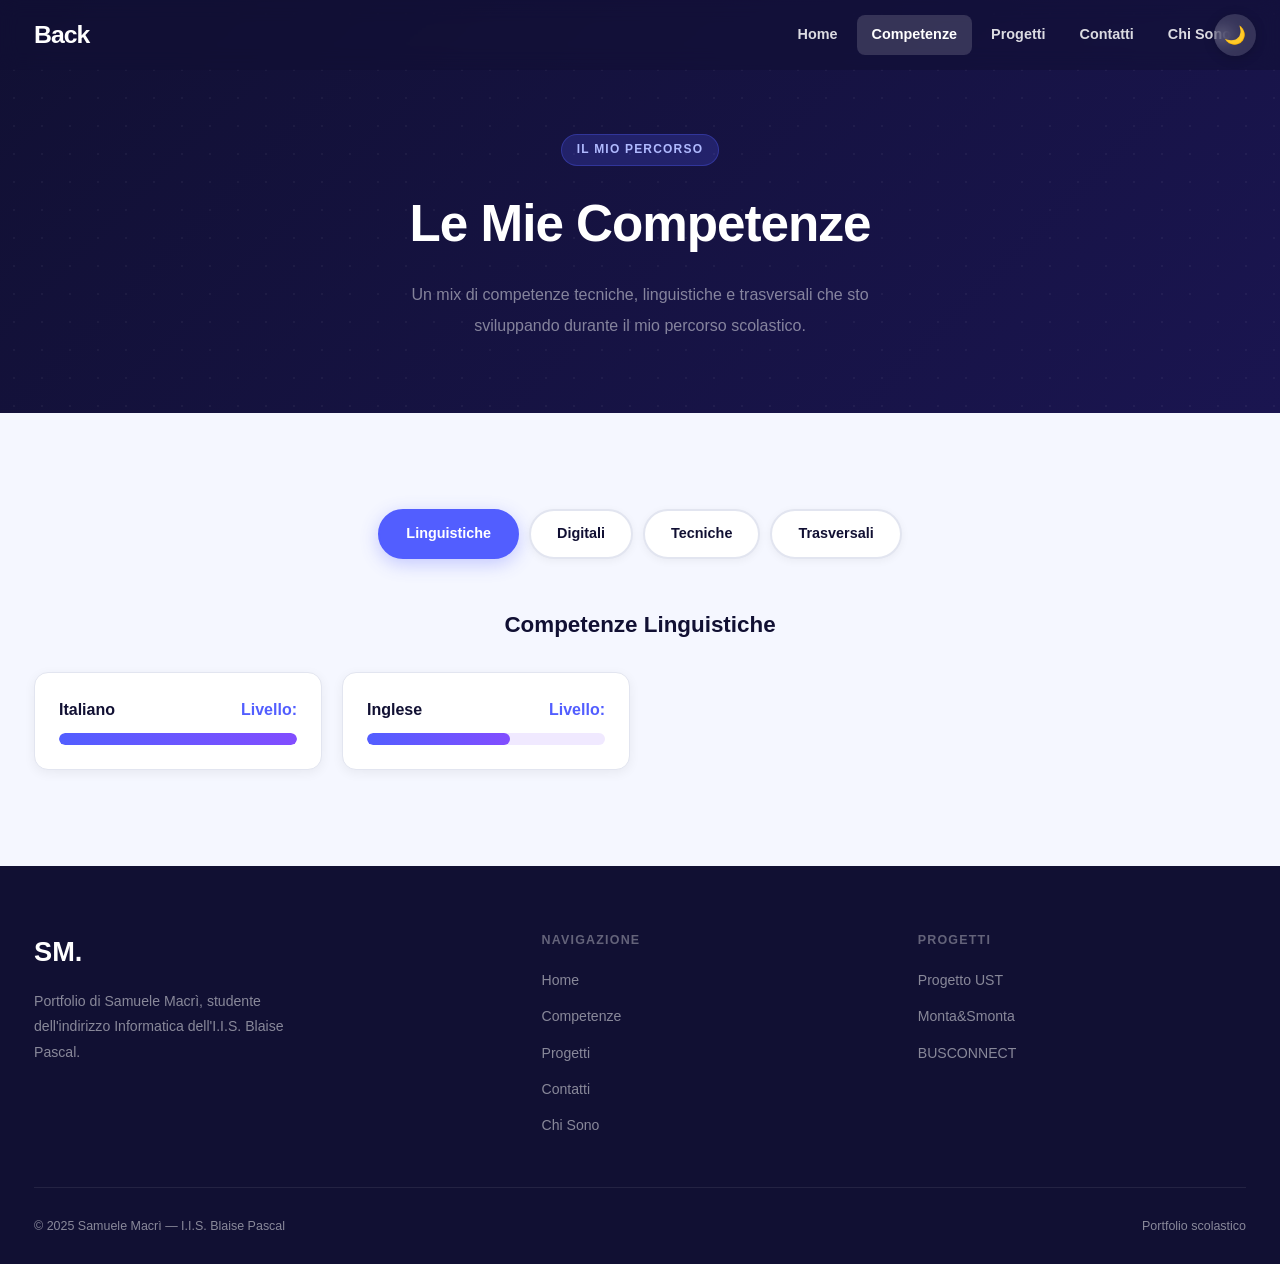
<file: skills.html>
<!DOCTYPE html>
<html lang="it">
<head>
    <meta charset="UTF-8">
    <meta name="viewport" content="width=device-width, initial-scale=1.0">
    <title>Competenze — Samuele Macrì</title>
    <link rel="stylesheet" href="style.css">
</head>
<body>
    <button class="theme-toggle" aria-label="Cambia tema">🌙</button>
    <button class="back-to-top" aria-label="Torna su">↑</button>

    <header>
        <div class="container">
            <div class="navbar">
                <a href="index.html" class="logo">Back</a>
                <button class="hamburger" aria-label="Apri menu">
                    <span></span><span></span><span></span>
                </button>
                <ul class="nav-links">
                    <li><a href="index.html">Home</a></li>
                    <li><a href="skills.html" class="active">Competenze</a></li>
                    <li><a href="projects.html">Progetti</a></li>
                    <li><a href="contact.html">Contatti</a></li>
                    <li><a href="about.html">Chi Sono</a></li>
                </ul>
            </div>
        </div>
    </header>

    <div class="page-hero">
        <div class="container">
            <div class="page-hero-label">Il mio percorso</div>
            <h1 class="page-hero-title">Le Mie Competenze</h1>
            <p class="page-hero-sub">Un mix di competenze tecniche, linguistiche e trasversali che sto sviluppando durante il mio percorso scolastico.</p>
        </div>
    </div>

    <section class="section skills-page">
        <div class="container">
            <div class="skills-tabs">
                <div class="skills-tab active">Linguistiche</div>
                <div class="skills-tab">Digitali</div>
                <div class="skills-tab">Tecniche</div>
                <div class="skills-tab">Trasversali</div>
            </div>

            <div class="skills-tab-content active">
                <h2 class="skills-title">Competenze Linguistiche</h2>
                <div class="skills-grid">
                    <div class="sr skill-card">
                        <div class="skill-name"><span>Italiano</span><span class="skill-level">Livello:</span></div>
                        <div class="skill-bar"><div class="skill-bar-fill level-long"></div></div>
                    </div>
                    <div class="sr skill-card">
                        <div class="skill-name"><span>Inglese</span><span class="skill-level">Livello:</span></div>
                        <div class="skill-bar"><div class="skill-bar-fill level-medium"></div></div>
                    </div>
                </div>
            </div>

            <div class="skills-tab-content">
                <h2 class="skills-title">Competenze Digitali</h2>
                <div class="skills-grid">
                    <div class="sr skill-card">
                        <div class="skill-name"><span>HTML / CSS</span><span class="skill-level">Livello:</span></div>
                        <div class="skill-bar"><div class="skill-bar-fill level-short"></div></div>
                    </div>
                    <div class="sr skill-card">
                        <div class="skill-name"><span>C++</span><span class="skill-level">Livello:</span></div>
                        <div class="skill-bar"><div class="skill-bar-fill level-short"></div></div>
                    </div>
                </div>
            </div>

            <div class="skills-tab-content">
                <h2 class="skills-title">Competenze Tecniche</h2>
                <div class="skills-grid">
                    <div class="sr skill-card">
                        <div class="skill-name"><span>Programmazione</span><span class="skill-level">Livello:</span></div>
                        <div class="skill-bar"><div class="skill-bar-fill level-short"></div></div>
                    </div>
                    <div class="sr skill-card">
                        <div class="skill-name"><span>Database</span><span class="skill-level">Livello:</span></div>
                        <div class="skill-bar"><div class="skill-bar-fill level-tiny"></div></div>
                    </div>
                </div>
            </div>

            <div class="skills-tab-content">
                <h2 class="skills-title">Competenze Trasversali</h2>
                <div class="skills-grid">
                    <div class="sr skill-card">
                        <div class="skill-name"><span>Team Working</span><span class="skill-level">Livello:</span></div>
                        <div class="skill-bar"><div class="skill-bar-fill level-long"></div></div>
                    </div>
                    <div class="sr skill-card">
                        <div class="skill-name"><span>Problem Solving</span><span class="skill-level">Livello:</span></div>
                        <div class="skill-bar"><div class="skill-bar-fill level-long"></div></div>
                    </div>
                </div>
            </div>
        </div>
    </section>

    <footer>
        <div class="container">
            <div class="footer-inner">
                <div class="footer-brand">
                    <div class="footer-logo">SM.</div>
                    <p>Portfolio di Samuele Macrì, studente dell'indirizzo Informatica dell'I.I.S. Blaise Pascal.</p>
                </div>
                <div class="footer-col">
                    <h4>Navigazione</h4>
                    <ul>
                        <li><a href="index.html">Home</a></li>
                        <li><a href="skills.html">Competenze</a></li>
                        <li><a href="projects.html">Progetti</a></li>
                        <li><a href="contact.html">Contatti</a></li>
                        <li><a href="about.html">Chi Sono</a></li>
                    </ul>
                </div>
                <div class="footer-col">
                    <h4>Progetti</h4>
                    <ul>
                        <li><a href="ust.html">Progetto UST</a></li>
                        <li><a href="montasmonta.html">Monta&amp;Smonta</a></li>
                        <li><a href="busconnect.html">BUSCONNECT</a></li>
                    </ul>
                </div>
            </div>
            <div class="footer-bottom">
                <span>© 2025 Samuele Macrì — I.I.S. Blaise Pascal</span>
                <span>Portfolio scolastico</span>
            </div>
        </div>
    </footer>

    <script src="https://cdnjs.cloudflare.com/ajax/libs/jquery/3.7.1/jquery.min.js"></script>
    <script src="main.js"></script>
    <script>
    $(function () {
        $('.skills-tab').on('click', function () {
            var idx = $(this).index();
            $('.skills-tab').removeClass('active');
            $(this).addClass('active');
            $('.skills-tab-content').removeClass('active');
            $('.skills-tab-content').eq(idx).addClass('active');
        });
    });
    </script>
</body>
</html>
</file>
<file: style.css>
/* ============================================================
   RESET & VARIABILI
   ============================================================ */
*, *::before, *::after { margin:0; padding:0; box-sizing:border-box; }

:root {
    --primary:   #525eff;
    --secondary: #824dff;
    --dark:      #111033;
    --light:     #f5f7ff;
    --white:     #ffffff;
    --gray:      #e2e5f0;
    --text:      #1a1a2e;
    --nav-h:     70px;
}

html { scroll-behavior: smooth; font-size: 16px; }

body {
    font-family: 'Helvetica Neue', Arial, sans-serif;
    color: var(--text);
    background: var(--light);
    line-height: 1.65;
    overflow-x: hidden;
}

a { text-decoration: none; color: inherit; }
img { display: block; max-width: 100%; }

/* ============================================================
   LAYOUT
   ============================================================ */
.container {
    width: 100%;
    max-width: 1260px;
    margin: 0 auto;
    padding: 0 24px;
}

.section { padding: 96px 0; }

.section-title {
    font-size: clamp(1.8rem, 3vw, 2.5rem);
    font-weight: 800;
    text-align: center;
    color: var(--dark);
    position: relative;
    margin-bottom: 56px;
}

.section-title::after {
    content: '';
    position: absolute;
    bottom: -14px; left: 50%;
    transform: translateX(-50%);
    width: 60px; height: 4px;
    background: linear-gradient(90deg, var(--primary), var(--secondary));
    border-radius: 2px;
}

/* ============================================================
   PRELOADER
   ============================================================ */




@keyframes spin { to { transform: rotate(360deg); } }

@keyframes bounce {
    0%, 20%, 50%, 80%, 100% { transform: translateY(0); }
    40% { transform: translateY(-12px); }
    60% { transform: translateY(-6px); }
}


/* ============================================================
   HEADER — navbar SEMPRE visibile (sfondo scuro su hero, bianco sticky)
   ============================================================ */
header {
    position: fixed;
    width: 100%; top: 0; left: 0;
    height: var(--nav-h);
    z-index: 900;
    transition: background .3s ease, box-shadow .3s ease;
}

/* Sfondo semitrasparente scuro default (su hero) */
header.hero-mode {
    background: rgba(17, 16, 51, 0.55);
    backdrop-filter: blur(10px);
    -webkit-backdrop-filter: blur(10px);
}

header.sticky {
    background: var(--white);
    box-shadow: 0 2px 20px rgba(0,0,0,.09);
}

.navbar {
    display: flex;
    justify-content: space-between;
    align-items: center;
    height: var(--nav-h);
}

.logo {
    font-size: 1.55rem;
    font-weight: 900;
    color: var(--white);
    letter-spacing: -1px;
    transition: color .25s;
}

header.sticky .logo { color: var(--primary); }

/* Nav links */
.nav-links {
    display: flex;
    list-style: none;
    gap: 4px;
}

.nav-links li a {
    display: block;
    padding: 8px 15px;
    color: rgba(255,255,255,.85);
    font-weight: 600;
    font-size: .9rem;
    border-radius: 8px;
    transition: color .2s, background .2s;
    white-space: nowrap;
}

.nav-links li a:hover,
.nav-links li a.active {
    color: var(--white);
    background: rgba(255,255,255,.15);
}

header.sticky .nav-links li a {
    color: var(--dark);
}

header.sticky .nav-links li a:hover,
header.sticky .nav-links li a.active {
    color: var(--primary);
    background: rgba(82,94,255,.08);
}

/* Hamburger */
.hamburger {
    display: none;
    background: none; border: none;
    cursor: pointer;
    padding: 8px;
    border-radius: 8px;
    transition: background .2s;
}

.hamburger span {
    display: block;
    width: 22px; height: 2px;
    background: var(--white);
    border-radius: 2px;
    transition: all .3s ease;
    margin: 5px 0;
}

header.sticky .hamburger span { background: var(--dark); }

.hamburger.open span:nth-child(1) { transform: translateY(7px) rotate(45deg); }
.hamburger.open span:nth-child(2) { opacity: 0; }
.hamburger.open span:nth-child(3) { transform: translateY(-7px) rotate(-45deg); }

/* ============================================================
   BACK TO TOP
   ============================================================ */
.back-to-top {
    position: fixed;
    bottom: 28px; right: 28px;
    width: 46px; height: 46px;
    background: var(--primary);
    color: var(--white);
    border: none; border-radius: 50%;
    font-size: 1.2rem;
    cursor: pointer;
    display: flex; align-items: center; justify-content: center;
    box-shadow: 0 6px 20px rgba(82,94,255,.45);
    opacity: 0; pointer-events: none;
    transform: translateY(12px);
    transition: opacity .3s, transform .3s;
    z-index: 800;
}

.back-to-top.visible { opacity: 1; pointer-events: auto; transform: translateY(0); }
.back-to-top:hover { background: var(--secondary); transform: translateY(-3px); }




/* ============================================================
   HOME — HERO ANIMATO (senza foto)
   ============================================================ */
.home-hero, .hero-project {
    position: relative;
}

.home-hero {
    min-height: 100vh;
    background: linear-gradient(135deg, var(--dark) 0%, #1a1550 55%, #2a0a6e 100%);
    display: flex; align-items: center;
    position: relative; overflow: hidden;
    padding-top: var(--nav-h);
}

/* Cerchi decorativi animati */
.hero-orb {
    position: absolute;
    border-radius: 50%;
    filter: blur(60px);
    opacity: .18;
    animation: orb-float 10s ease-in-out infinite;
    pointer-events: none;
}

.hero-orb-1 { width: 600px; height: 600px; background: var(--primary); top:-200px; right:-150px; animation-delay:0s; }
.hero-orb-2 { width: 350px; height: 350px; background: var(--secondary); bottom:-100px; left:-80px; animation-delay:3s; }
.hero-orb-3 { width: 220px; height: 220px; background: #00d4ff; top:35%; left:40%; animation-delay:6s; opacity:.08; }

@keyframes orb-float {
    0%,100% { transform: translateY(0) scale(1); }
    50%      { transform: translateY(-40px) scale(1.08); }
}

/* Griglia puntini */
.hero-dots {
    position: absolute; inset: 0;
    background-image: radial-gradient(rgba(255,255,255,.06) 1px, transparent 1px);
    background-size: 32px 32px;
    pointer-events: none;
}

.home-hero-inner {
    position: relative; z-index: 1;
    text-align: center;
    width: 100%;
    padding: 80px 0 100px;
}

.home-hero-badge {
    display: inline-block;
    background: rgba(82,94,255,.22);
    color: #b0baff;
    font-size: .8rem;
    font-weight: 700;
    padding: 6px 18px;
    border-radius: 20px;
    border: 1px solid rgba(82,94,255,.35);
    letter-spacing: 1px;
    text-transform: uppercase;
    margin-bottom: 24px;
}

.home-hero-name {
    font-size: clamp(2.8rem, 7vw, 5.5rem);
    font-weight: 900;
    color: var(--white);
    line-height: 1.05;
    letter-spacing: -2px;
    margin-bottom: 22px;
}

.home-hero-name .gradient-text {
    background: linear-gradient(90deg, #818aff, var(--secondary), #ff6bff);
    -webkit-background-clip: text;
    -webkit-text-fill-color: transparent;
    background-clip: text;
    background-size: 200%;
    animation: gradient-shift 4s ease infinite alternate;
}

@keyframes gradient-shift {
    from { background-position: 0%; }
    to   { background-position: 100%; }
}

.home-hero-desc {
    font-size: clamp(.95rem, 2vw, 1.15rem);
    color: rgba(255,255,255,.58);
    max-width: 560px;
    margin: 0 auto 40px;
    line-height: 1.9;
}

.home-hero-buttons { display: flex; gap: 14px; justify-content: center; flex-wrap: wrap; }

.btn-primary {
    padding: 13px 30px;
    background: var(--primary);
    color: var(--white);
    font-weight: 700; font-size: .92rem;
    border-radius: 50px;
    transition: all .3s ease;
    box-shadow: 0 6px 22px rgba(82,94,255,.45);
    white-space: nowrap;
}

.btn-primary:hover {
    transform: translateY(-3px);
    box-shadow: 0 10px 30px rgba(82,94,255,.55);
}

.btn-outline {
    padding: 13px 30px;
    border: 2px solid rgba(255,255,255,.22);
    color: var(--white);
    font-weight: 700; font-size: .92rem;
    border-radius: 50px;
    transition: all .3s ease;
    white-space: nowrap;
}

.btn-outline:hover {
    border-color: var(--primary);
    background: rgba(82,94,255,.18);
    transform: translateY(-3px);
}

/* Stats */
.home-stats {
    display: flex; justify-content: center; flex-wrap: wrap;
    gap: 40px;
    margin-top: 64px;
    padding-top: 40px;
    border-top: 1px solid rgba(255,255,255,.1);
}

.home-stat-number {
    font-size: 2.2rem; font-weight: 900; color: var(--white); line-height: 1;
}

.home-stat-label {
    font-size: .72rem; color: rgba(255,255,255,.38);
    text-transform: uppercase; letter-spacing: 1.2px; margin-top: 5px;
}

/* Onda decorativa in basso */
.hero-wave {
    position: absolute; bottom: -1px; left: 0; width: 100%;
    line-height: 0;
}

.hero-wave svg { display: block; width: 100%; }

/* ============================================================
   HOME — PREVIEW PROGETTI
   ============================================================ */
.home-projects { background: var(--white); padding: 96px 0; }

.home-projects-grid {
    display: grid;
    grid-template-columns: repeat(3, 1fr);
    gap: 24px;
}

.home-project-card {
    display: block;
    border-radius: 16px;
    overflow: hidden;
    box-shadow: 0 4px 20px rgba(0,0,0,.07);
    border: 1px solid var(--gray);
    background: var(--white);
    transition: all .3s ease;
}

.home-project-card:hover {
    transform: translateY(-10px) !important;
    box-shadow: 0 18px 44px rgba(130, 77, 255, 0.3) !important;
}

.home-project-img {
    width: 100%; height: 185px;
    overflow: hidden; position: relative;
}

.home-project-img img {
    width: 100%; height: 100%;
    object-fit: cover;
    transition: transform .6s ease;
}

.home-project-card:hover .home-project-img img { transform: scale(1.07); }

.home-project-tag {
    position: absolute; top: 12px; left: 12px;
    background: var(--primary); color: var(--white);
    font-size: .7rem; font-weight: 700;
    padding: 4px 11px; border-radius: 20px;
    text-transform: uppercase; letter-spacing: .4px;
}

.home-project-body { padding: 20px; }

.home-project-date {
    font-size: .72rem; color: var(--primary);
    font-weight: 700; text-transform: uppercase;
    letter-spacing: .6px; margin-bottom: 7px;
}

.home-project-title {
    font-size: 1.1rem; font-weight: 700;
    color: var(--dark); margin-bottom: 9px;
}

.home-project-desc {
    font-size: .86rem; color: var(--text);
    line-height: 1.7; margin-bottom: 16px;
}

.home-project-link {
    display: inline-flex; align-items: center; gap: 5px;
    color: var(--primary); font-weight: 700; font-size: .86rem;
    transition: gap .2s;
}

.home-project-card:hover .home-project-link { gap: 10px; }

.home-projects-cta { text-align: center; margin-top: 48px; }

/* ============================================================
   HOME — SKILL PREVIEW
   ============================================================ */
.home-skills-preview {
    background: linear-gradient(135deg, var(--dark) 0%, #1a1550 100%);
    padding: 96px 0; text-align: center;
    position: relative; overflow: hidden;
}

.home-skills-preview::before {
    content: '';
    position: absolute; inset: 0;
    background-image: radial-gradient(rgba(255,255,255,.04) 1px, transparent 1px);
    background-size: 28px 28px;
    pointer-events: none;
}

.home-skills-preview .section-title { color: var(--white); position: relative; }
.home-skills-preview .section-title::after { background: linear-gradient(90deg, var(--secondary), #ff6bff); }

.home-skills-desc {
    color: rgba(255,255,255,.5);
    font-size: 1rem;
    max-width: 560px; margin: 0 auto 44px; line-height: 1.9;
    position: relative;
}

.home-skills-chips {
    display: flex; flex-wrap: wrap;
    justify-content: center; gap: 10px;
    margin-bottom: 44px; position: relative;
}

.skill-chip {
    padding: 9px 20px;
    border: 1.5px solid rgba(82,94,255,.35);
    border-radius: 30px;
    color: rgba(255,255,255,.72);
    font-weight: 600; font-size: .85rem;
    background: rgba(82,94,255,.08);
    transition: all .25s ease; cursor: default;
}

.skill-chip:hover {
    background: var(--primary); border-color: var(--primary);
    color: var(--white); transform: translateY(-2px);
}

/* ============================================================
   PAGE HERO (pagine interne)
   ============================================================ */
.page-hero {
    background: linear-gradient(135deg, var(--dark) 0%, #1a1550 100%);
    padding: calc(var(--nav-h) + 64px) 0 72px;
    text-align: center;
    position: relative; overflow: hidden;
}

.page-hero::before {
    content: '';
    position: absolute; inset: 0;
    background-image: radial-gradient(rgba(255,255,255,.045) 1px, transparent 1px);
    background-size: 28px 28px;
}

.page-hero > * { position: relative; z-index: 1; }
.page-hero .container { position: relative; z-index: 1; }

.page-hero-label {
    display: inline-block;
    background: rgba(82,94,255,.22); color: #b0baff;
    font-size: .75rem; font-weight: 700;
    padding: 5px 15px; border-radius: 20px;
    margin-bottom: 16px;
    border: 1px solid rgba(82,94,255,.32);
    letter-spacing: 1.2px; text-transform: uppercase;
}

.page-hero-title {
    font-size: clamp(2rem, 5vw, 3.2rem);
    font-weight: 900; color: var(--white);
    margin-bottom: 14px; letter-spacing: -1px;
}

.page-hero-sub {
    font-size: 1rem; color: rgba(255,255,255,.48);
    max-width: 500px; margin: 0 auto; line-height: 1.9;
}

/* ============================================================
   FOOTER — completo
   ============================================================ */
footer {
    background: var(--dark);
    padding: 64px 0 28px;
    color: rgba(255,255,255,.5);
}

.footer-inner {
    display: grid;
    grid-template-columns: 1.4fr 1fr 1fr;
    gap: 48px;
    padding-bottom: 48px;
    border-bottom: 1px solid rgba(255,255,255,.08);
    margin-bottom: 28px;
}

.footer-brand .footer-logo {
    font-size: 1.7rem; font-weight: 900;
    color: var(--white); margin-bottom: 14px;
}

.footer-brand p {
    font-size: .88rem; line-height: 1.8;
    max-width: 260px;
}

.footer-col h4 {
    font-size: .78rem; font-weight: 700;
    color: rgba(255,255,255,.35);
    text-transform: uppercase; letter-spacing: 1.2px;
    margin-bottom: 16px;
}

.footer-col ul { list-style: none; display: flex; flex-direction: column; gap: 10px; }

.footer-col ul li a {
    font-size: .88rem; color: rgba(255,255,255,.5);
    transition: color .2s;
}

.footer-col ul li a:hover { color: var(--white); }

.footer-bottom {
    display: flex; justify-content: space-between; align-items: center;
    flex-wrap: wrap; gap: 12px;
    font-size: .78rem;
}

/* ============================================================
   SKILLS PAGE
   ============================================================ */
.skills-page { background: var(--light); }

.skills-tabs {
    display: flex; justify-content: center;
    flex-wrap: wrap; gap: 10px; margin-bottom: 48px;
}

.skills-tab {
    padding: 11px 26px;
    background: var(--white); color: var(--dark);
    font-weight: 600; font-size: .9rem;
    border-radius: 30px; cursor: pointer;
    border: 2px solid var(--gray);
    box-shadow: 0 2px 8px rgba(0,0,0,.05);
    transition: all .25s ease;
}

.skills-tab.active, .skills-tab:hover {
    background: var(--primary); color: var(--white);
    border-color: var(--primary);
    box-shadow: 0 5px 18px rgba(82,94,255,.3);
}

.skills-tab-content { display: none; }
.skills-tab-content.active { display: block; }

.skills-title {
    font-size: 1.4rem; font-weight: 700;
    color: var(--dark); margin-bottom: 28px; text-align: center;
}

.skills-grid {
    display: grid;
    grid-template-columns: repeat(auto-fill, minmax(260px, 1fr));
    gap: 20px;
}

.skill-card {
    background: var(--white); padding: 24px;
    border-radius: 14px;
    box-shadow: 0 3px 12px rgba(0,0,0,.06);
    border: 1px solid var(--gray);
    transition: transform .25s, box-shadow .25s;
}

.skill-card:hover {
    transform: translateY(-5px);
    box-shadow: 0 10px 28px rgba(0,0,0,.1);
}

.skill-name {
    display: flex; justify-content: space-between;
    font-size: 1rem; font-weight: 700; color: var(--dark); margin-bottom: 8px;
}

.skill-level { color: var(--primary); }

.skill-bar {
    width: 100%; height: 12px;
    background: rgba(130, 77, 255, 0.12);
    border-radius: 999px;
    overflow: hidden;
    margin-top: 10px;
}

.skill-bar-fill {
    height: 100%; border-radius: 999px;
    background: linear-gradient(90deg, var(--primary), var(--secondary));
    transition: width .3s ease;
}

.skill-bar-fill.level-long { width: 100%; }
.skill-bar-fill.level-medium { width: 60%; }
.skill-bar-fill.level-short { width: 40%; }
.skill-bar-fill.level-tiny { width: 8%; }

/* ============================================================
   PROJECTS PAGE
   ============================================================ */
.projects-page { background: var(--white); }

.year-tabs {
    display: flex; justify-content: center;
    flex-wrap: wrap; gap: 10px; margin-bottom: 48px;
}

.year-tab {
    padding: 11px 34px;
    background: var(--light); color: var(--dark);
    font-weight: 600; border-radius: 30px; cursor: pointer;
    border: 2px solid var(--gray);
    transition: all .25s ease;
}

.year-tab.active {
    background: var(--primary); color: var(--white);
    border-color: var(--primary);
    box-shadow: 0 5px 18px rgba(82,94,255,.3);
}

.projects-grid {
    display: none;
    grid-template-columns: repeat(auto-fill, minmax(310px, 1fr));
    gap: 24px;
}

.projects-grid.active { display: grid; }

.projects-grid a {
    display: block;
}

.project-card {
    display: flex; flex-direction: column;
    background: var(--white); border-radius: 16px;
    overflow: hidden;
    box-shadow: 0 4px 16px rgba(0,0,0,.07);
    border: 1px solid var(--gray);
    min-height: 480px;
    transform: translate3d(0,0,0);
    will-change: transform, box-shadow;
    transition: transform .3s ease, box-shadow .3s ease;
}

.project-card:hover {
    transform: translate3d(0,-10px,0) !important;
    box-shadow: 0 18px 44px rgba(130, 77, 255, 0.3);
}

.project-image { width:100%; height:200px; position:relative; overflow:hidden; }

.project-image img {
    width:100%; height:100%; object-fit:cover;
    transition: transform .6s ease;
}

.project-card:hover .project-image img { transform: scale(1.07); }

.project-category {
    position: absolute; top: 12px; left: 12px;
    background: var(--primary); color: var(--white);
    padding: 4px 12px; border-radius: 20px;
    font-size: .7rem; font-weight: 700;
    text-transform: uppercase; letter-spacing: .4px;
}

.project-content {
    padding: 20px; flex-grow: 1;
    display: flex; flex-direction: column;
}

.project-title { font-size: 1.2rem; font-weight: 700; color: var(--dark); margin-bottom: 6px; }

.project-period { color: var(--primary); font-size: .78rem; font-weight: 700; margin-bottom: 10px; }

.project-description {
    color: var(--text); font-size: .88rem;
    line-height: 1.75; margin-bottom: 14px; flex-grow: 1;
}

.project-skills { display: flex; flex-wrap: wrap; gap: 6px; }

.project-skill {
    padding: 3px 11px;
    background: rgba(82,94,255,.08); color: var(--primary);
    border-radius: 20px; font-size: .72rem; font-weight: 700;
}

.empty-projects {
    background: var(--light); padding: 56px;
    border-radius: 16px; text-align: center;
    grid-column: 1 / -1;
    border: 2px dashed var(--gray);
}

.empty-title { font-size: 1.4rem; font-weight: 700; color: var(--dark); margin-bottom: 12px; }
.empty-description { color: var(--text); font-size: .92rem; max-width: 460px; margin: 0 auto; line-height: 1.8; }

/* ============================================================
   CONTACT PAGE
   ============================================================ */
.contact-page { background: var(--white); }

.contact-layout {
    display: grid; grid-template-columns: 1fr 1fr;
    gap: 56px; align-items: start;
}

.contact-left h3 { font-size: 1.6rem; font-weight: 700; color: var(--dark); margin-bottom: 12px; }
.contact-left > p { color: var(--text); font-size: .96rem; line-height: 1.85; margin-bottom: 30px; }

.contact-list { list-style: none; display: flex; flex-direction: column; gap: 14px; }

.contact-item {
    display: flex; align-items: center; gap: 16px;
    padding: 18px 20px;
    background: var(--light); border-radius: 14px;
    border: 1px solid var(--gray);
    transition: box-shadow .2s, transform .2s;
}

.contact-item:hover {
    box-shadow: 0 6px 20px rgba(0,0,0,.07);
    transform: translateX(4px);
}

.contact-icon {
    width: 44px; height: 44px;
    background: var(--primary); border-radius: 11px;
    display: flex; align-items: center; justify-content: center; flex-shrink: 0;
}

.contact-icon svg { stroke: var(--white); }
.contact-label { font-size: .72rem; font-weight: 700; color: var(--primary); text-transform: uppercase; letter-spacing: .6px; margin-bottom: 3px; }
.contact-value { font-size: .95rem; color: var(--dark); font-weight: 500; }

.contact-right {
    background: linear-gradient(135deg, var(--dark), #1a1550);
    border-radius: 20px; padding: 44px;
    color: var(--white); position: relative; overflow: hidden;
    box-shadow: 0 4px 20px rgba(82,94,255,.45);
    transition: transform .3s ease, box-shadow .3s ease;
}

.contact-right:hover {
    transform: translateY(-8px);
    box-shadow: 0 18px 44px rgba(82,94,255,.55);
}

.contact-right::before {
    content: '';
    position: absolute; inset: 0;
    background-image: radial-gradient(rgba(255,255,255,.04) 1px, transparent 1px);
    background-size: 24px 24px;
}

.contact-right > * { position: relative; }
.contact-right h3 { font-size: 1.4rem; font-weight: 700; margin-bottom: 12px; }
.contact-right p { color: rgba(255,255,255,.52); font-size: .94rem; line-height: 1.85; margin-bottom: 28px; }

.contact-right-items { display: flex; flex-direction: column; gap: 13px; }

.contact-right-item {
    display: flex; align-items: center; gap: 12px;
    color: rgba(255,255,255,.65); font-size: .9rem;
}

.contact-right-item span {
    width: 8px; height: 8px;
    background: var(--primary); border-radius: 50%; flex-shrink: 0;
}

/* ============================================================
   ABOUT PAGE
   ============================================================ */
.about-page { background: var(--white); }

.about-hero-layout {
    display: grid; grid-template-columns: 1fr 1.3fr;
    gap: 72px; align-items: center;
}

.about-photo-wrap { position: relative; }

.about-photo-wrap img {
    width: 100%; border-radius: 20px;
    box-shadow: 0 28px 60px rgba(0,0,0,.13); display: block;
}

.about-photo-badge {
    position: absolute; bottom: -18px; right: -18px;
    background: var(--primary); color: var(--white);
    padding: 15px 20px; border-radius: 14px;
    font-weight: 700; font-size: .82rem;
    box-shadow: 0 10px 28px rgba(82,94,255,.38); line-height: 1.4;
}

.about-photo-badge strong { display: block; font-size: 1.6rem; font-weight: 900; }

.about-subtitle {
    color: var(--primary); font-size: .78rem; font-weight: 700;
    text-transform: uppercase; letter-spacing: 1.2px; margin-bottom: 10px;
}

.about-title {
    font-size: clamp(1.8rem, 3.5vw, 2.4rem);
    font-weight: 900; color: var(--dark);
    line-height: 1.15; margin-bottom: 22px; letter-spacing: -.5px;
}

.about-desc { font-size: .98rem; color: var(--text); line-height: 1.9; margin-bottom: 16px; }

.about-highlights {
    display: grid; grid-template-columns: repeat(3, 1fr);
    gap: 12px; margin-top: 32px;
}

.highlight-item {
    background: var(--light); border: 1px solid var(--gray);
    padding: 16px 12px; border-radius: 14px; text-align: center;
    transition: box-shadow .2s, transform .2s;
}

.highlight-item:hover { box-shadow: 0 6px 18px rgba(0,0,0,.08); transform: translateY(-3px); }
.highlight-number { font-size: 1.6rem; font-weight: 900; color: var(--primary); margin-bottom: 5px; line-height: 1; }
.highlight-text { font-size: .7rem; font-weight: 700; color: var(--dark); text-transform: uppercase; letter-spacing: .6px; }

.about-extra { background: var(--light); padding: 80px 0; }

.about-cards-grid {
    display: grid;
    grid-template-columns: repeat(auto-fill, minmax(230px, 1fr));
    gap: 20px;
}

.about-card {
    background: var(--white); border-radius: 16px;
    padding: 26px 22px; border: 1px solid var(--gray);
    box-shadow: 0 3px 14px rgba(0,0,0,.05);
    transition: transform .25s, box-shadow .25s;
}

.about-card:hover { transform: translateY(-5px); box-shadow: 0 12px 28px rgba(0,0,0,.1); }
.about-card-icon { font-size: 1.8rem; margin-bottom: 12px; }
.about-card-title { font-size: 1rem; font-weight: 700; color: var(--dark); margin-bottom: 9px; }
.about-card-text { font-size: .88rem; color: var(--text); line-height: 1.75; }

/* ============================================================
   PAGINE PROGETTO (timeline etc.)
   ============================================================ */
.hero-project {
    background: linear-gradient(to bottom, var(--dark), #2a2550);
    color: var(--white);
    padding: calc(var(--nav-h) + 56px) 0 56px;
    position: relative; overflow: hidden;
}

.hero-project::before {
    content: '';
    position: absolute; inset: 0;
    background-image: radial-gradient(rgba(255,255,255,.04) 1px, transparent 1px);
    background-size: 28px 28px;
}

.hero-content-project {
    position: relative; z-index: 1;
    width: 100%; text-align: center;
}

.hero-tagline { color: #a8b4ff; font-size: 1.2rem; font-weight: 600; margin-bottom: 12px; }

.hero-name-project {
    font-size: clamp(2.2rem, 6vw, 3.5rem);
    font-weight: 900; color: var(--white);
    margin-bottom: 22px; word-wrap: break-word; letter-spacing: -.5px;
}

.hero-description-project {
    font-size: 1rem;
    color: rgba(255,255,255,.65);
    margin: 0 auto 0;
    max-width: 760px; padding: 22px 28px;
    background: rgba(255,255,255,.07); border-radius: 14px;
    line-height: 1.85; transition: background .3s;
}

.hero-description-project:hover { background: rgba(255,255,255,.12); }

.project-documentation { background: var(--white); padding: 80px 0; }

.project-documentation .section-title { margin-bottom: 56px; }

.timeline { position: relative; max-width: 1100px; margin: 0 auto; }

.timeline::after {
    content: '';
    position: absolute; width: 4px;
    background: linear-gradient(180deg, var(--primary), var(--secondary));
    top: 0; bottom: 0; left: 50%; margin-left: -2px;
    border-radius: 2px;
}

.timeline-item {
    padding: 8px 44px;
    position: relative; width: 50%; margin-bottom: 56px;
}

.timeline-item::after {
    content: '';
    position: absolute;
    width: 22px; height: 22px; right: -12px;
    background: var(--white);
    border: 4px solid var(--primary);
    top: 18px; border-radius: 50%; z-index: 1;
    box-shadow: 0 0 0 4px rgba(82,94,255,.15);
}

.timeline-item.left { left: 0; }
.timeline-item.right { left: 50%; }
.timeline-item.right::after { left: -11px; right: auto; }

.timeline-content {
    padding: 26px;
    background: var(--light);
    border-radius: 14px;
    box-shadow: 0 6px 18px rgba(0,0,0,.07);
    border: 1px solid var(--gray);
    transition: all .3s ease;
}

.timeline-content:hover {
    background: var(--primary); color: var(--white);
    transform: translateY(-6px);
    box-shadow: 0 14px 32px rgba(82,94,255,.3);
    border-color: transparent;
}

.timeline-date {
    display: inline-block;
    background: var(--primary); color: var(--white);
    padding: 4px 13px; border-radius: 20px;
    font-weight: 700; font-size: .78rem; margin-bottom: 12px;
}

.timeline-content:hover .timeline-date { background: rgba(255,255,255,.25); }

.timeline-title { font-size: 1.25rem; font-weight: 700; margin-bottom: 10px; color: var(--dark); }
.timeline-description { margin-bottom: 14px; color: var(--text); font-size: .9rem; line-height: 1.75; }

.timeline-content:hover .timeline-title,
.timeline-content:hover .timeline-description { color: rgba(255,255,255,.92); }

.image-container {
    margin-top: 14px;
    display: grid;
    grid-template-columns: repeat(auto-fit, minmax(190px, 1fr));
    gap: 10px;
}

.gallery-image {
    width: 100%; height: auto;
    object-fit: contain; border-radius: 8px;
    transition: transform .3s; cursor: pointer;
}

.gallery-image:hover { transform: scale(1.04); }

.gallery-container {
    position: relative; margin: 14px auto 0;
    overflow: hidden; border-radius: 10px;
    box-shadow: 0 4px 14px rgba(0,0,0,.14);
}

.gallery-images { display: flex; transition: transform .5s ease-in-out; }
.gallery-images img { width: 100%; flex-shrink: 0; object-fit: cover; }

.gallery-indicators {
    position: absolute; bottom: 10px; left: 50%;
    transform: translateX(-50%);
    display: flex; gap: 7px;
}

.gallery-indicator {
    width: 8px; height: 8px;
    background: rgba(255,255,255,.4); border-radius: 50%;
    cursor: pointer; transition: background .3s;
}

.gallery-indicator.active { background: var(--white); }

.results { background: var(--white); padding: 56px 0; }

.results-content { display: flex; flex-direction: column; align-items: center; gap: 28px; }

.results-text { max-width: 760px; text-align: center; }
.results-title { font-size: 1.7rem; font-weight: 700; margin-bottom: 14px; color: var(--dark); }
.results-description { font-size: .96rem; color: var(--text); margin-bottom: 22px; line-height: 1.85; }

table {
    width: 100%; border-collapse: collapse;
    max-width: 880px; border-radius: 12px;
    overflow: hidden; box-shadow: 0 4px 16px rgba(0,0,0,.07);
}

thead tr { background: linear-gradient(90deg, var(--primary), var(--secondary)); color: var(--white); }
th, td { padding: 13px 16px; text-align: center; border-bottom: 1px solid var(--gray); }
tbody tr:nth-child(even) { background: var(--light); }
tbody tr:hover { background: rgba(82,94,255,.05); }
th { font-weight: 700; text-transform: uppercase; font-size: .76rem; letter-spacing: .6px; }
td { font-size: .9rem; color: var(--text); }

/* ============================================================
   RESPONSIVE — MOBILE FIRST
   ============================================================ */

/* Tablet */
@media (max-width: 1100px) {
    .home-projects-grid { grid-template-columns: 1fr 1fr; }
    .about-hero-layout { grid-template-columns: 1fr; gap: 48px; }
    .about-photo-wrap { max-width: 400px; margin: 0 auto; }
    .contact-layout { gap: 36px; }
    .contact-left h3 { font-size: 1.5rem; }
    .contact-right { padding: 36px; }
    .footer-inner { grid-template-columns: 1fr 1fr; }
    .footer-brand { grid-column: 1 / -1; }
}

@media (max-width: 900px) {
    .contact-layout { grid-template-columns: 1fr; }
    .contact-left, .contact-right { max-width: 100%; }
}

/* Mobile */
@media (max-width: 768px) {
    :root { --nav-h: 62px; }
    .section { padding: 72px 0; }

    /* Hamburger ON */
    .hamburger { display: flex; flex-direction: column; justify-content: center; }

    /* Rimuovi il menu a tendina su mobile nelle pagine progetto */
    body.project-page .hamburger { display: none; }

    .nav-links {
        display: none;
        flex-direction: column;
        position: absolute;
        top: var(--nav-h); left: 0; right: 0;
        background: var(--dark);
        padding: 16px 20px 20px;
        gap: 4px;
        box-shadow: 0 10px 30px rgba(0,0,0,.25);
    }

    .nav-links.open { display: flex; }

    .nav-links li a {
        color: rgba(255,255,255,.8);
        padding: 12px 16px;
        border-radius: 10px;
        font-size: .95rem;
    }

    .nav-links li a:hover,
    .nav-links li a.active {
        color: var(--white);
        background: rgba(82,94,255,.25);
    }

    /* Sempre scuro su mobile, bianco non necessario */
    header.sticky .nav-links li a { color: rgba(255,255,255,.8); }
    header.sticky .nav-links li a:hover { color: var(--white); }

    /* Theme toggle mobile: spostato in basso a destra accanto al back-to-top */
    .theme-toggle {
        top: auto;
        bottom: 20px;
        right: 76px;
        left: auto;
        transform: none;
    }

    /* Home hero centrato */
    .home-hero-inner { padding: 56px 0 80px; }

    /* Griglia progetti */
    .home-projects-grid { grid-template-columns: 1fr; }
    .projects-grid { grid-template-columns: 1fr !important; }
    .project-card { min-height: auto; }
    .project-image { height: 180px; }

    /* About */
    .about-highlights { grid-template-columns: 1fr 1fr; }
    .about-photo-badge { right: 0; bottom: -14px; }

    /* Footer */
    .footer-inner { grid-template-columns: 1fr; gap: 32px; }
    .footer-brand p { max-width: 100%; }
    .footer-bottom { justify-content: center; text-align: center; }

    /* Timeline mobile */
    .timeline::after { left: 22px; }
    .timeline-item { width: 100%; padding-left: 60px; padding-right: 16px; }
    .timeline-item::after { left: 11px; right: auto; }
    .timeline-item.right { left: 0; }

    /* Sub-nav pagine progetto — rimane orizzontale */
    .nav-links-sub {
        display: flex !important;
        flex-direction: row !important;
        position: static !important;
        background: transparent !important;
        box-shadow: none !important;
        flex-wrap: wrap; justify-content: flex-end;
        gap: 2px; padding: 0 !important;
        top: auto !important;
    }

    .nav-links-sub li a {
        font-size: .8rem; padding: 7px 10px;
        color: rgba(255,255,255,.8) !important;
    }

    body.project-page header.sticky .nav-links-sub li a {
        color: var(--dark) !important;
    }

    body.project-page header.sticky .nav-links-sub li a:hover,
    body.project-page header.sticky .nav-links-sub li a.active {
        color: var(--primary) !important;
        background: rgba(82,94,255,.08) !important;
    }

    .nav-links-sub li a:hover {
        color: var(--white) !important;
        background: rgba(255,255,255,.12) !important;
    }

    /* Back to top più piccolo */
    .back-to-top { bottom: 20px; right: 20px; width: 40px; height: 40px; font-size: 1rem; }

    /* Theme toggle si sposta quando menu è aperto */
    .nav-links.open ~ .theme-toggle {
        bottom: -60px;
        opacity: 0;
        pointer-events: none;
        transition: bottom .3s ease, opacity .3s ease;
    }
}

@media (max-width: 480px) {
    .container { padding: 0 16px; }
    .home-hero-name { letter-spacing: -1px; }
    .about-highlights { grid-template-columns: 1fr; }
    .about-photo-badge { display: none; }
    .contact-right { padding: 28px 20px; }

    /* Miglioramenti per pagina contact su mobile */
    .contact-layout { gap: 32px; }
    .contact-left h3 { font-size: 1.4rem; }
    .contact-item { padding: 16px 18px; }
    .contact-icon { width: 40px; height: 40px; }
    .contact-label { font-size: .68rem; }
    .contact-value { font-size: .9rem; }
    .contact-right h3 { font-size: 1.3rem; }
    .contact-right p { font-size: .9rem; margin-bottom: 24px; }
    .contact-right-item { font-size: .85rem; }

    .home-stats { gap: 24px; }
    .year-tab, .skills-tab { padding: 10px 20px; font-size: .84rem; }
}


/* ============================================================
   SCROLL REVEAL  (.sr → .sr-done)
   ============================================================ */
.sr {
    opacity: 0;
    transform: translateY(30px);
    transition: opacity .55s ease, transform .55s ease;
}

.sr.sr-done {
    opacity: 1;
    transform: translateY(0);
}

/* Stagger per card consecutive */
.sr.sr-done:nth-child(2) { transition-delay: .1s; }
.sr.sr-done:nth-child(3) { transition-delay: .2s; }
.sr.sr-done:nth-child(4) { transition-delay: .3s; }
.sr.sr-done:nth-child(5) { transition-delay: .4s; }
.sr.sr-done:nth-child(6) { transition-delay: .5s; }

/* ============================================================
   THEME TOGGLE BUTTON
   ============================================================ */
.theme-toggle {
    position: fixed;
    top: calc(var(--nav-h) / 2);
    right: 24px;
    bottom: auto;
    left: auto;
    transform: translateY(-50%);
    z-index: 1100;
    width: 42px; height: 42px;
    border-radius: 50%;
    border: none;
    cursor: pointer;
    display: flex; align-items: center; justify-content: center;
    font-size: 1.1rem;
    background: rgba(255,255,255,0.15);
    backdrop-filter: blur(8px);
    -webkit-backdrop-filter: blur(8px);
    box-shadow: 0 2px 12px rgba(0,0,0,0.18);
    transition: background .3s ease, box-shadow .3s ease, transform .2s ease;
    color: var(--white);
}

.theme-toggle:hover {
    background: rgba(255,255,255,0.25);
    transform: translateY(-50%) scale(1.1);
}

@media (max-width: 768px) {
    .theme-toggle {
        top: auto;
        bottom: 20px;
        right: 76px;
        left: auto;
        transform: none;
    }
}

/* Quando header è sticky (bianco) il bottone diventa scuro */
body.sticky-header .theme-toggle {
    background: var(--light);
    color: var(--dark);
    box-shadow: 0 2px 12px rgba(0,0,0,0.1);
}

body.sticky-header .theme-toggle:hover {
    background: var(--gray);
}

/* ============================================================
   DARK MODE  —  body.dark-mode
   Palette:
     bg-deep   #0c0c1e  sfondo principale
     bg-mid    #0a0a1a  sfondo sezioni alternate
     bg-card   #0f0f24  sfondo card / elementi
     bg-raised #222244  sfondo elementi rialzati
     border    #2e2e58  bordi
     txt-hi    #e0e0ff  testo principale (chiaro)
     txt-lo    #8888b8  testo secondario
   ============================================================ */

body.dark-mode {
    --light:  #0a0a1a;
    --white:  #0f0f24;
    --gray:   #2e2e58;
    --text:   #8888b8;
    --dark:   #e0e0ff;
    background: #0c0c1e;
    color: #8888b8;
}

/* ── Header ── */
body.dark-mode header.hero-mode {
    background: rgba(12,12,30,0.55);
}

body.dark-mode header.sticky {
    background: #0a0a1a;
    box-shadow: 0 2px 20px rgba(0,0,0,.5);
}

body.dark-mode header.sticky .logo { color: #818aff; }

body.dark-mode header.sticky .nav-links li a { color: rgba(220,220,255,.75); }
body.dark-mode header.sticky .nav-links li a:hover,
body.dark-mode header.sticky .nav-links li a.active {
    color: #e0e0ff;
    background: rgba(82,94,255,.2);
}

body.dark-mode header.sticky .hamburger span { background: rgba(220,220,255,.85); }

/* Mobile nav dropdown in dark */
body.dark-mode .nav-links.open { background: #0a0a1a; }

/* ── Body & sections ── */
body.dark-mode .home-projects       { background: #0c0c1e; }
body.dark-mode .skills-page         { background: #0c0c1e; }
body.dark-mode .projects-page       { background: #0c0c1e; }
body.dark-mode .contact-page        { background: #0c0c1e; }
body.dark-mode .about-page          { background: #0c0c1e; }
body.dark-mode .project-documentation { background: #0c0c1e; }
body.dark-mode .hero-tagline { color: #c8d0ff; }
body.dark-mode .hero-description-project {
    color: rgba(255,255,255,.85);
    background: rgba(255,255,255,.08);
}
body.dark-mode .results             { background: #0c0c1e; }
body.dark-mode .about-extra         { background: #0a0a1a; }

/* ── Titoli sezione ── */
body.dark-mode .section-title       { color: #e0e0ff; }
body.dark-mode .results-title       { color: #e0e0ff; }
body.dark-mode .results-description { color: #8888b8; }
body.dark-mode .skills-title        { color: #e0e0ff; }

/* ── Cards progetto ── */
body.dark-mode .home-project-card,
body.dark-mode .project-card {
    background: #0f0f24;
    border-color: #2e2e58;
}

body.dark-mode .home-project-title,
body.dark-mode .project-title   { color: #e0e0ff; }
body.dark-mode .home-project-desc,
body.dark-mode .project-description { color: #8888b8; }
body.dark-mode .home-project-date,
body.dark-mode .project-period  { color: #818aff; }
body.dark-mode .home-project-link { color: #818aff; }

/* ── Skill cards ── */
body.dark-mode .skill-card {
    background: #0f0f24;
    border-color: #2e2e58;
}
body.dark-mode .skill-name  { color: #e0e0ff; }
body.dark-mode .skill-level { color: #818aff; }
body.dark-mode .skill-status { color: #818aff; }

/* ── About cards ── */
body.dark-mode .about-card {
    background: #0f0f24;
    border-color: #2e2e58;
}
body.dark-mode .about-card-title { color: #e0e0ff; }
body.dark-mode .about-card-text  { color: #8888b8; }

/* ── About text ── */
body.dark-mode .about-title    { color: #e0e0ff; }
body.dark-mode .about-subtitle { color: #818aff; }
body.dark-mode .about-desc     { color: #8888b8; }

/* ── Highlights ── */
body.dark-mode .highlight-item {
    background: #0f0f24;
    border-color: #2e2e58;
}
body.dark-mode .highlight-number { color: #818aff; }
body.dark-mode .highlight-text   { color: #b0b0d8; }

/* ── Contatti ── */
body.dark-mode .contact-left h3 { color: #e0e0ff; }
body.dark-mode .contact-left > p { color: #8888b8; }

body.dark-mode .contact-item {
    background: #0f0f24;
    border-color: #2e2e58;
}
body.dark-mode .contact-label { color: #818aff; }
body.dark-mode .contact-value { color: #e0e0ff; }

/* ── Contact right section ── */
body.dark-mode .contact-right {
    background: linear-gradient(135deg, #0a0a1a, #0f0f24);
    box-shadow: 0 4px 20px rgba(82,94,255,.35);
}
body.dark-mode .contact-right:hover {
    transform: translateY(-8px);
    box-shadow: 0 18px 44px rgba(82,94,255,.45);
}
body.dark-mode .contact-right h3 { color: #e0e0ff; }
body.dark-mode .contact-right p { color: #8888b8; }
body.dark-mode .contact-right-item { color: #b0b0d8; }

/* ── Timeline ── */
body.dark-mode .timeline-content {
    background: #0f0f24;
    border-color: #2e2e58;
}
body.dark-mode .timeline-title       { color: #e0e0ff; }
body.dark-mode .timeline-description { color: #8888b8; }

/* ── Tabella risultati ── */
body.dark-mode table { box-shadow: 0 4px 16px rgba(0,0,0,.4); }
body.dark-mode tbody tr:nth-child(even) { background: #0a0a1a; }
body.dark-mode tbody tr:nth-child(odd)  { background: #0f0f24; }
body.dark-mode tbody tr:hover           { background: rgba(82,94,255,.15); }
body.dark-mode th  { color: #fff; }
body.dark-mode td  { color: #b0b0d8; border-bottom-color: #2e2e58; }

/* ── Tabs ── */
body.dark-mode .skills-tab,
body.dark-mode .year-tab {
    background: #0f0f24;
    border-color: #2e2e58;
    color: #b0b0d8;
}
body.dark-mode .skills-tab.active,
body.dark-mode .year-tab.active {
    background: var(--primary);
    border-color: var(--primary);
    color: #fff;
}

/* ── Empty projects ── */
body.dark-mode .empty-projects {
    background: #0f0f24;
    border-color: #2e2e58;
}
body.dark-mode .empty-title       { color: #e0e0ff; }
body.dark-mode .empty-description { color: #8888b8; }

/* ── Footer ── */
body.dark-mode footer {
    background: #080816;
}
body.dark-mode .footer-logo { color: #e0e0ff; }
body.dark-mode .footer-brand p,
body.dark-mode .footer-col ul li a,
body.dark-mode .footer-bottom { color: rgba(180,180,220,.5); }
body.dark-mode .footer-col h4 { color: rgba(180,180,220,.3); }
body.dark-mode .footer-col ul li a:hover { color: #e0e0ff; }
body.dark-mode .footer-inner { border-bottom-color: rgba(255,255,255,.06); }

/* ── Theme toggle ── */
body.dark-mode .theme-toggle {
    background: rgba(255,255,255,.08);
    color: rgba(255,255,255,.85);
}
body.dark-mode .theme-toggle:hover  { background: rgba(255,255,255,.15); }
body.dark-mode.sticky-header .theme-toggle {
    background: #0f0f24;
    color: rgba(255,255,255,.85);
}
body.dark-mode.sticky-header .theme-toggle:hover { background: #2e2e58; }

/* ── Back to top ── */
body.dark-mode .back-to-top { box-shadow: 0 6px 20px rgba(82,94,255,.35); }

/* ── Skill chips (home preview) ── */
body.dark-mode .skill-chip {
    border-color: rgba(130,74,255,.4);
    color: rgba(200,200,255,.75);
    background: rgba(130,74,255,.1);
}
body.dark-mode .skill-chip:hover {
    background: var(--secondary);
    border-color: var(--secondary);
    color: #fff;
}
</file>
